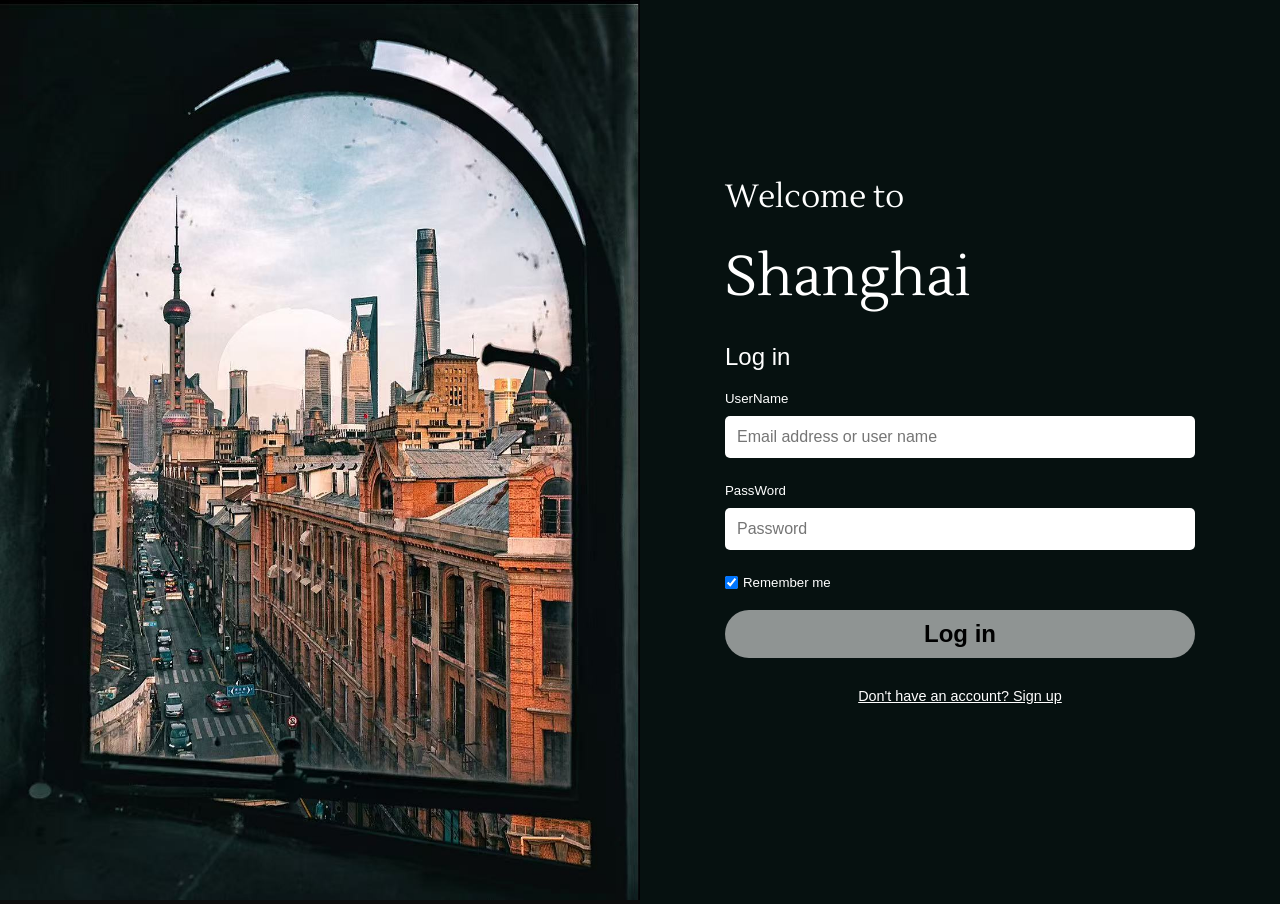
<file: frontend/index.html>
<!DOCTYPE html>
<html lang="en">
  <head>
    <meta charset="UTF-8" />
    <meta name="viewport" content="width=device-width, initial-scale=1.0" />
    <title>log in</title>
    <link rel="stylesheet" href="css/login.css" />
    <link
      href="https://fonts.googleapis.com/css2?family=Lustria&display=swap"
      rel="stylesheet"
    />
  </head>
  <body>
    <!-- picture -->
    <div class="bg">
      <img id="pic" src="images/login_pic.jpg" alt="login picture" />
    </div>

    <!-- main part -->
    <main class="main">
      <h1>Welcome to</h1>
      <h2>Shanghai</h2>
      <h3>Log in</h3>

      <!-- login form -->
      <form>
        <!-- name -->
        <div class="form">
          <label for="name"><h5>UserName</h5></label>
          <input
            type="text"
            id="name"
            placeholder="Email address or user name"
          />
        </div>
        <!-- password -->
        <div class="form">
          <label for="password"><h5>PassWord</h5></label>
          <input type="password" id="password" placeholder="Password" />
        </div>
        <!-- checkbox -->
        <div class="rememberme">
          <input type="checkbox" checked />
          <label for="remember"><h5>Remember me</h5></label>
	</div>
      </form>

      <!-- login button -->
      <button class="button" onclick="Login()">Log in</button>

      <!-- other links(remain to be accomplished in the further) -->
      <footer class="links">
        
        <a href="#" id="signup-link"><h4>Don't have an account? Sign up</h4></a>
      </footer>
    </main>

    <script src="js/api.js"></script>
    <script src="js/login.js"></script>
  </body>
</html>
</file>
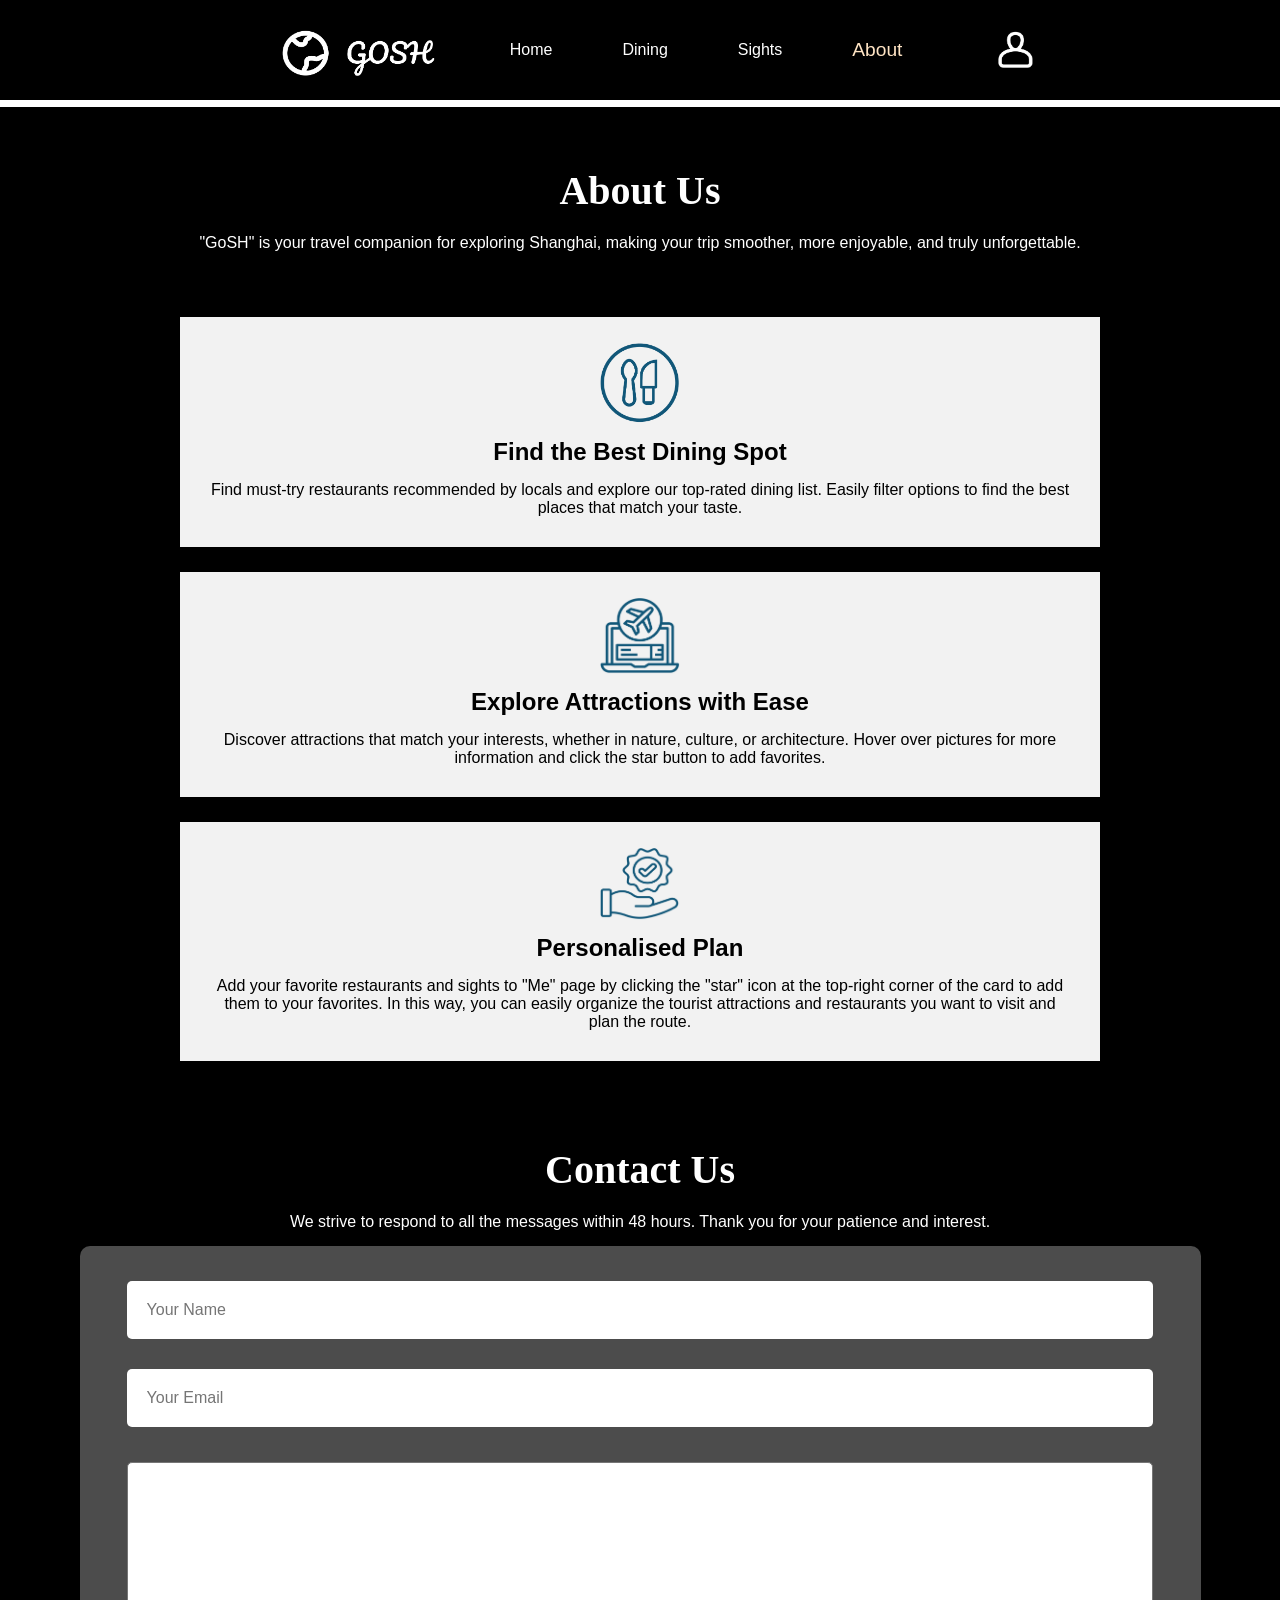
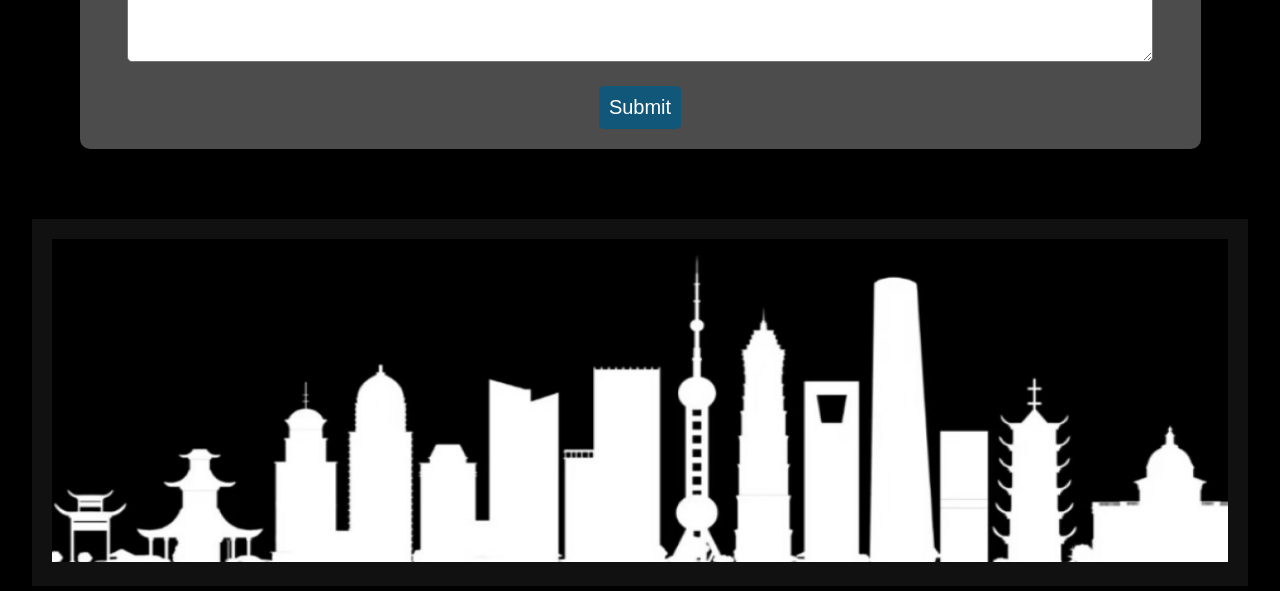
<file: frontend/About_us.html>
<!DOCTYPE html>
<html lang="en">
  <head>
    <meta charset="UTF-8" />
    <meta name="viewport" content="width=device-width, initial-scale=1.0" />
    <title>About us</title>
    <link rel="stylesheet" href="css/about_us.css" />
    <link
      href="https://fonts.googleapis.com/css2?family=Lustria&display=swap"
      rel="stylesheet"
    />
  </head>
  <body>
    <header class="header">
      <!-- logo -->
      <a href="homepage.html">
        <div class="logo">
          <img src="images/logo.png" alt="logo" />
        </div>
      </a>
      <!-- navigation -->
      <nav class="nav">
        <ul>
          <li>
            <a href="homepage.html"><h5>Home</h5></a>
          </li>
          <li>
            <a href="dining.html"><h5>Dining</h5></a>
          </li>
          <li>
            <a href="sights.html"><h5>Sights</h5></a>
          </li>
          <li>
            <a href="About_us.html"><h6>About</h6></a>
          </li>
        </ul>
      </nav>
      <!-- user -->
      <div class="user">
        <a href="Me.html">
          <img src="images/user_icon.png" alt="user_icon" />
        </a>
      </div>
    </header>

    <div class="rec"></div>

    <!-- mainsection -->
    <main class="mainsection">
      <!-- about us section -->
      <section class="about-us">
        <h1>About Us</h1>
        <p>
          "GoSH" is your travel companion for exploring Shanghai, making your
          trip smoother, more enjoyable, and truly unforgettable.
        </p>
        <section class="features">
          <!-- feature_1 -->
          <section class="feature">
            <img src="images/about/dining.png" alt="Dining Icon" />
            <h2>Find the Best Dining Spot</h2>
            <p>
              Find must-try restaurants recommended by locals and explore our
              top-rated dining list. Easily filter options to find the best
              places that match your taste.
            </p>
          </section>

          <!-- feature_2 -->
          <section class="feature">
            <img src="images/about/explore.png" alt="Explore Icon" />
            <h2>Explore Attractions with Ease</h2>
            <p>
              Discover attractions that match your interests, whether in nature,
              culture, or architecture. Hover over pictures for more information
              and click the star button to add favorites.
            </p>
          </section>

          <!-- feature_3 -->
          <section class="feature">
            <img src="images/about/Itinerary.png" alt="Itinerary Icon" />
            <h2>Personalised Plan</h2>
            <p>
              Add your favorite restaurants and sights to "Me" page by clicking
              the "star" icon at the top-right corner of the card to add them to
              your favorites. In this way, you can easily organize the tourist
              attractions and restaurants you want to visit and plan the route.
            </p>
          </section>
        </section>
      </section>

      <!-- contact us section -->
      <section class="contact">
        <h1>Contact Us</h1>
        <p>
          We strive to respond to all the messages within 48 hours. Thank you
          for your patience and interest.
        </p>
        <form id="con_form">
          <div class="text">
            <input type="text" placeholder="Your Name" required />
          </div>

          <div class="text">
            <input type="email" placeholder="Your Email" required />
          </div>
          <div class="text">
            <textarea placeholder="Your Message" required> </textarea>
          </div>
          <button type="submit">Submit</button>
        </form>
      </section>
    </main>

    <!-- skyline background -->
    <footer class="skyline">
      <img src="images/about/skyline.png" alt="Shanghai Skyline" />
    </footer>

    <script src="js/about_us.js"></script>
  </body>
</html>
</file>
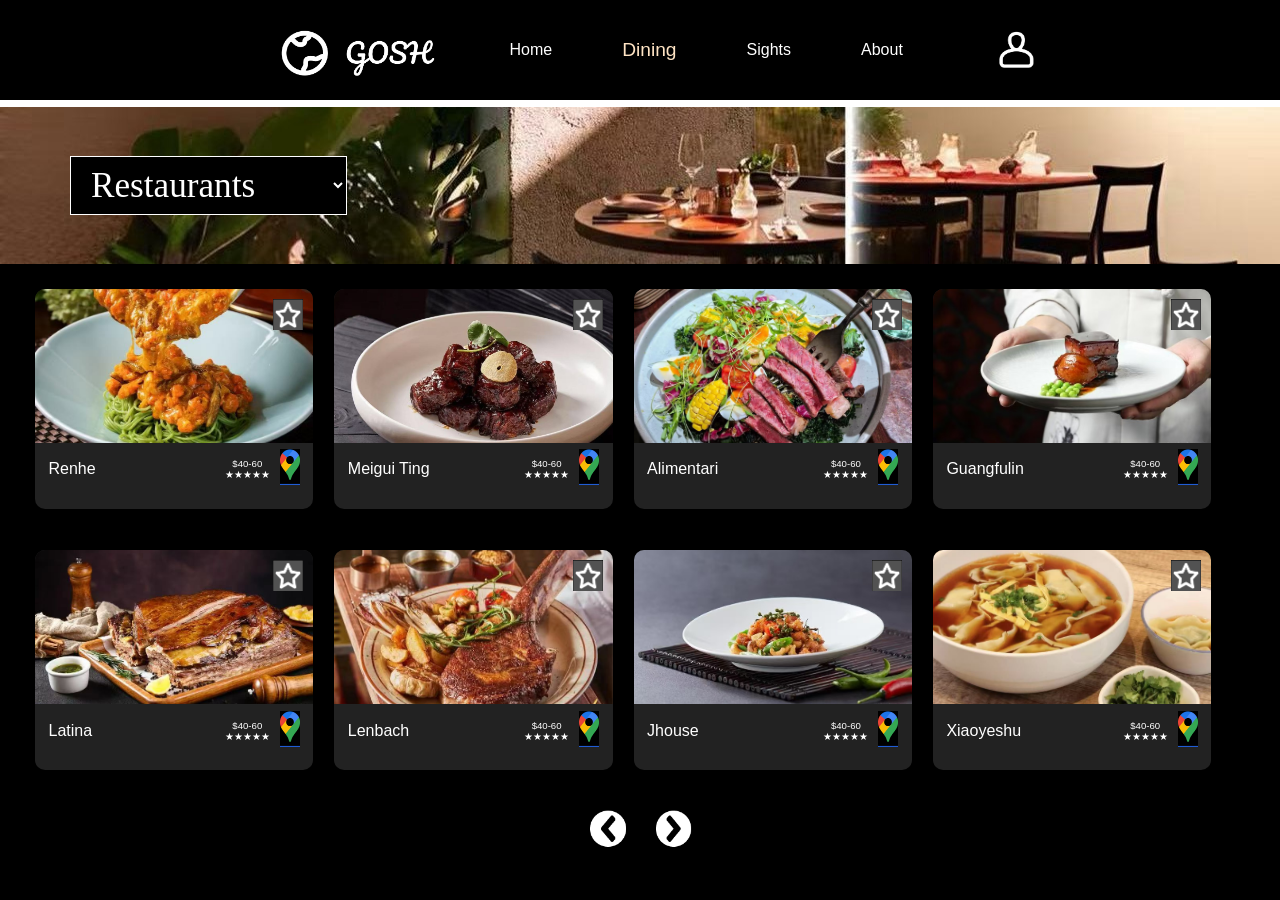
<file: frontend/dining.html>
<!DOCTYPE html>
<html lang="en">
  <head>
    <meta charset="UTF-8" />
    <meta name="viewport" content="width=device-width, initial-scale=1.0" />
    <title>dining</title>
    <link rel="stylesheet" href="css/dining.css" />
    <link
      href="https://fonts.googleapis.com/css2?family=Lustria&display=swap"
      rel="stylesheet"
    />
  </head>
  <body>
    <header class="header">
      <!-- logo -->
      <a href="homepage.html">
        <div class="logo">
          <img src="images/logo.png" alt="logo" />
        </div>
      </a>
      <!-- navigation -->
      <nav class="nav">
        <ul>
          <li>
            <a href="homepage.html"><h5>Home</h5></a>
          </li>
          <li>
            <a href="dining.html"><h6>Dining</h6></a>
          </li>
          <li>
            <a href="sights.html"><h5>Sights</h5></a>
          </li>
          <li>
            <a href="About_us.html"><h5>About</h5></a>
          </li>
        </ul>
      </nav>
      <!-- user -->
      <div class="user">
        <a href="Me.html">
          <img src="images/user_icon.png" alt="user_icon" />
        </a>
      </div>
    </header>

    <!-- line -->
    <div class="rec"></div>

    <!-- categories -->
    <main class="main_part">
      <section class="categories">
        <form class="dropdown">
          <select onchange="GetCategory(this)">
            <option value="1" selected>Restaurants</option>
            <option value="2">Local Must-try</option>
            <option value="3">Cafes & dessert</option>
          </select>
        </form>
      </section>

      <!-- restaurants -->
      <section class="restaurants">
        <!-- category_1 -->
        <section class="category" id="1" style="display: grid">
          <!-- card_1 -->
          <div class="card">
            <img
              src="images/dining/Renhe_Restaurant.jpg"
              alt="Renhe_Restaurant.jpg"
            />

            <div class="intro">
              <p>
                Elegant dining establishment, featuring dishes like crab roe
                noodles and tangerine peel chicken.
              </p>
            </div>

            <button class="star" onclick="toggleStar(this)">
              <img src="images/star.png" alt="star icon" />
            </button>

            <a
              href="https://www.google.com/maps/place/%E4%BA%BA%E5%92%8C%E9%A6%86/@31.1584971,121.2401553,12z/data=!4m15!1m8!3m7!1s0x35b27aba6c9eb79f:0x5c814213172a98c0!2z5Lq65ZKM6aaG!8m2!3d31.201739!4d121.458096!10e1!16s%2Fg%2F11b6vs9vv4!3m5!1s0x35b27aba6c9eb79f:0x5c814213172a98c0!8m2!3d31.201739!4d121.458096!16s%2Fg%2F11b6vs9vv4?hl=en&entry=ttu&g_ep=EgoyMDI1MDUxMy4xIKXMDSoASAFQAw%3D%3D"
              target="_blank"
            >
              <div class="info">
                <h3>Renhe</h3>
                <div class="detail">
                  <div class="price">
                    <span><h4>$40-60</h4></span>
                    <span><h4>★★★★★</h4></span>
                  </div>
                  <div class="google">
                    <img src="images/google.png" alt="google_icon" />
                  </div>
                </div>
              </div>
            </a>
          </div>

          <!-- card_2 -->
          <div class="card">
            <img
              src="images/dining/Meigui_Ting_Shanghai Cai.jpg"
              alt="Meigui Ting"
            />

            <div class="intro">
              <p>
                Stylish restaurant, focuses on exquisite Shanghai cuisine,
                featuring signature dishes like sweet and tender beef.
              </p>
            </div>

            <button class="star" onclick="toggleStar(this)">
              <img src="images/star.png" alt="star icon" />
            </button>

            <a
              href="https://www.google.com/maps/place/Meigui+Ting+Shanghai+Cai+(Xingguo+Rd+Branch)/@31.20509,121.4347597,17z/data=!4m15!1m8!3m7!1s0x35b2654926bddd2d:0xa6a55287147710ed!2sMeigui+Ting+Shanghai+Cai+(Xingguo+Rd+Branch)!8m2!3d31.20509!4d121.43734!10e1!16s%2Fg%2F11rv7tgnss!3m5!1s0x35b2654926bddd2d:0xa6a55287147710ed!8m2!3d31.20509!4d121.43734!16s%2Fg%2F11rv7tgnss?hl=en&entry=ttu&g_ep=EgoyMDI1MDUxMy4xIKXMDSoASAFQAw%3D%3D"
              target="_blank"
            >
              <div class="info">
                <h3>Meigui Ting</h3>
                <div class="detail">
                  <div class="price">
                    <span><h4>$40-60</h4></span>
                    <span><h4>★★★★★</h4></span>
                  </div>
                  <div class="google">
                    <img src="images/google.png" alt="google_icon" />
                  </div>
                </div>
              </div>
            </a>
          </div>

          <!-- card_3 -->
          <div class="card" id="Alimentari">
            <img
              src="images/dining/Alimentari_Grande.jpg"
              alt="Alimentari Grande"
            />

            <div class="intro">
              <p>
                Charming Italian restaurant, offers a menu of authentic dishes,
                featuring handmade pasta and fresh ingredients.
              </p>
            </div>

            <button class="star" onclick="toggleStar(this)">
              <img src="images/star.png" alt="star icon" />
            </button>

            <a
              href="https://www.bing.com/maps?cp=31.216105%7E121.45493&lvl=16.0&setlang=en"
              target="_blank"
            >
              <div class="info">
                <h3>Alimentari</h3>
                <div class="detail">
                  <div class="price">
                    <span><h4>$40-60</h4></span>
                    <span><h4>★★★★★</h4></span>
                  </div>
                  <div class="google">
                    <img src="images/google.png" alt="google_icon" />
                  </div>
                </div>
              </div>
            </a>
          </div>

          <!-- card_4 -->
          <div class="card">
            <img
              src="images/dining/Guangfulin_Prime_Hotel.jpg"
              alt="Guangfulin"
            />

            <div class="intro">
              <p>Upscale dining venue sets in a sophisticated atmosphere.</p>
            </div>

            <button class="star" onclick="toggleStar(this)">
              <img src="images/star.png" alt="star icon" />
            </button>

            <a
              href="https://www.bing.com/maps?cp=31.058338%7E121.196043&lvl=16.0&setlang=en"
              target="_blank"
            >
              <div class="info">
                <h3>Guangfulin</h3>
                <div class="detail">
                  <div class="price">
                    <span><h4>$40-60</h4></span>
                    <span><h4>★★★★★</h4></span>
                  </div>
                  <div class="google">
                    <img src="images/google.png" alt="google_icon" />
                  </div>
                </div>
              </div>
            </a>
          </div>

          <!-- 5 -->
          <div class="card">
            <img
              src="images/dining/Latina_Brazilian_Steakhouse.jpg"
              alt="Latina_Brazilian_Steakhouse"
            />

            <div class="intro">
              <p>
                Vibrant eatery, specializes in authentic Brazilian barbecue,
                offering a variety of grilled meats served in traditional style.
              </p>
            </div>

            <button class="star" onclick="toggleStar(this)">
              <img src="images/star.png" alt="star icon" />
            </button>

            <a
              href="https://www.bing.com/maps?cp=31.235408%7E121.500871&lvl=16.0&setlang=en"
              target="_blank"
            >
              <div class="info">
                <h3>Latina</h3>
                <div class="detail">
                  <div class="price">
                    <span><h4>$40-60</h4></span>
                    <span><h4>★★★★★</h4></span>
                  </div>
                  <div class="google">
                    <img src="images/google.png" alt="google_icon" />
                  </div>
                </div>
              </div>
            </a>
          </div>

          <!-- 6 -->
          <div class="card">
            <img src="images/dining/Bisro_Lenbach.jpg" alt="Bisro_Lenbach" />

            <div class="intro">
              <p>
                A cozy Western restaurant, offers a menu of classic European
                dishes, featuring fresh ingredients and a warm ambiance.
              </p>
            </div>

            <button class="star" onclick="toggleStar(this)">
              <img src="images/star.png" alt="star icon" />
            </button>

            <a
              href="https://www.bing.com/maps?cp=31.22049%7E121.450596&lvl=16.0&setlang=en"
              target="_blank"
            >
              <div class="info">
                <h3>Lenbach</h3>
                <div class="detail">
                  <div class="price">
                    <span><h4>$40-60</h4></span>
                    <span><h4>★★★★★</h4></span>
                  </div>
                  <div class="google">
                    <img src="images/google.png" alt="google_icon" />
                  </div>
                </div>
              </div>
            </a>
          </div>
          <!-- 7 -->
          <div class="card">
            <img
              src="images/dining/Ji_Pin_Xiao_Xian.jpg"
              alt="Ji_Pin_Xiao_Xian.jpg"
            />

            <div class="intro">
              <p>
                Refined Jiangsu-Zhejiang cuisine restaurant, features a
                selection of traditional dishes.
              </p>
            </div>

            <button class="star" onclick="toggleStar(this)">
              <img src="images/star.png" alt="star icon" />
            </button>

            <a
              href="https://www.google.com/maps/place/Ji+Pin+Xiao+Xian/@31.22211,121.4410597,17z/data=!4m15!1m8!3m7!1s0x35b26fffb253857b:0x1b27f869f9fb40e2!2sJi+Pin+Xiao+Xian!8m2!3d31.22211!4d121.44364!10e1!16s%2Fg%2F11rv3lhwks!3m5!1s0x35b26fffb253857b:0x1b27f869f9fb40e2!8m2!3d31.22211!4d121.44364!16s%2Fg%2F11rv3lhwks?hl=en&entry=ttu&g_ep=EgoyMDI1MDUxMy4xIKXMDSoASAFQAw%3D%3D"
              target="_blank"
            >
              <div class="info">
                <h3>Jhouse</h3>
                <div class="detail">
                  <div class="price">
                    <span><h4>$40-60</h4></span>
                    <span><h4>★★★★★</h4></span>
                  </div>
                  <div class="google">
                    <img src="images/google.png" alt="google_icon" />
                  </div>
                </div>
              </div>
            </a>
          </div>
          <!-- 8 -->
          <div class="card">
            <img src="images/dining/Xiaoyeshu.jpg" alt="Xiaoyeshu" />

            <div class="intro">
              <p>
                Shanghai cuisine restaurant, specializes in traditional dishes,
                featuring items like three-yellow chicken.
              </p>
            </div>

            <button class="star" onclick="toggleStar(this)">
              <img src="images/star.png" alt="star icon" />
            </button>

            <a
              href="https://www.google.com/maps/place/Xiaoyeshu/@31.02091,121.2585097,17z/data=!3m1!4b1!4m6!3m5!1s0x35b2f35567b8a475:0x98a47da5f2c72e98!8m2!3d31.02091!4d121.26109!16s%2Fg%2F11q430hd35?hl=en&entry=ttu&g_ep=EgoyMDI1MDUxMy4xIKXMDSoASAFQAw%3D%3D"
              target="_blank"
            >
              <div class="info">
                <h3>Xiaoyeshu</h3>
                <div class="detail">
                  <div class="price">
                    <span><h4>$40-60</h4></span>
                    <span><h4>★★★★★</h4></span>
                  </div>
                  <div class="google">
                    <img src="images/google.png" alt="google_icon" />
                  </div>
                </div>
              </div>
            </a>
          </div>
          <!-- 9 -->
          <div class="card" style="display: none">
            <img
              src="images/dining/Texas_Roadhouse.jpg"
              alt="Texas_Roadhouse.jpg"
            />

            <div class="intro">
              <p>
                Lively Western steakhouse, offers a menu filled with hearty
                dishes, including hand-cut steaks and freshly baked bread.
              </p>
            </div>

            <button class="star" onclick="toggleStar(this)">
              <img src="images/star.png" alt="star icon" />
            </button>

            <a
              href="https://www.google.com/maps/place/Texas+Roadhouse/@31.22864,121.5236297,17z/data=!3m1!4b1!4m6!3m5!1s0x35b270d004ddef49:0x88d18af9c8f613c2!8m2!3d31.22864!4d121.52621!16s%2Fg%2F11swvqb239?hl=en&entry=ttu&g_ep=EgoyMDI1MDUxNS4wIKXMDSoASAFQAw%3D%3D"
              target="_blank"
            >
              <div class="info">
                <h3>Texas</h3>
                <div class="detail">
                  <div class="price">
                    <span><h4>$40-60</h4></span>
                    <span><h4>★★★★★</h4></span>
                  </div>
                  <div class="google">
                    <img src="images/google.png" alt="google_icon" />
                  </div>
                </div>
              </div>
            </a>
          </div>
          <!-- 10 -->
          <div class="card" style="display: none">
            <img src="images/dining/Zhoushe.jpg" alt="Zhoushe" />

            <div class="intro">
              <p>
                Distinguished restaurant specializing in local Benbang cuisine,
                features signature dishes like smoked fish.
              </p>
            </div>

            <button class="star" onclick="toggleStar(this)">
              <img src="images/star.png" alt="star icon" />
            </button>

            <a
              href="https://www.google.com/maps/place/Zhoushe/@31.1951134,121.3082592,17z/data=!3m1!4b1!4m6!3m5!1s0x35b266e05df3c7b5:0x215ae440f45c845d!8m2!3d31.1951134!4d121.3108395!16s%2Fg%2F11q48n2xdl?hl=en&entry=ttu&g_ep=EgoyMDI1MDUxNS4wIKXMDSoASAFQAw%3D%3D"
              target="_blank"
            >
              <div class="info">
                <h3>Zhoushe</h3>
                <div class="detail">
                  <div class="price">
                    <span><h4>$40-60</h4></span>
                    <span><h4>★★★★★</h4></span>
                  </div>
                  <div class="google">
                    <img src="images/google.png" alt="google_icon" />
                  </div>
                </div>
              </div>
            </a>
          </div>
        </section>

        <!-- category_2 -->
        <section class="category" id="2" style="display: none">
          <!-- card_1 -->
          <div class="card">
            <img
              src="images/dining/Lao_Long_Tang.jpg"
              alt="Lao_Long_Tang.jpg"
            />

            <div class="intro">
              <p>
                Lao Long Tang offers authentic Shanghai-style soup and noodles,
                known for its rich flavors and comforting atmosphere.
              </p>
            </div>

            <button class="star" onclick="toggleStar(this)">
              <img src="images/star.png" alt="star icon" />
            </button>

            <a
              href="https://www.google.com/maps/place/Lao+Long+Tang/@31.20692,121.4210697,17z/data=!4m15!1m8!3m7!1s0x35b265403252db4b:0x1e58cc7ea27a9c04!2sLao+Long+Tang!8m2!3d31.20692!4d121.42365!10e1!16s%2Fg%2F11rv37l11b!3m5!1s0x35b265403252db4b:0x1e58cc7ea27a9c04!8m2!3d31.20692!4d121.42365!16s%2Fg%2F11rv37l11b?hl=en&entry=ttu&g_ep=EgoyMDI1MDUxMy4xIKXMDSoASAFQAw%3D%3D"
              target="_blank"
            >
              <div class="info">
                <h3>Lao Long Tan</h3>
                <div class="detail">
                  <div class="price">
                    <span><h4>$40-60</h4></span>
                    <span><h4>★★★★★</h4></span>
                  </div>
                  <div class="google">
                    <img src="images/google.png" alt="google_icon" />
                  </div>
                </div>
              </div>
            </a>
          </div>

          <!-- card_2 -->
          <div class="card">
            <img
              src="images/dining/Fuhe_Noodle_Restaurant.jpg"
              alt="Fuhe_Noodle_Restaurant.jpg"
            />

            <div class="intro">
              <p>
                Fuhe Noodle Restaurant specializes in handmade noodles, serving
                delicious broths and unique toppings in a cozy setting.
              </p>
            </div>

            <button class="star" onclick="toggleStar(this)">
              <img src="images/star.png" alt="star icon" />
            </button>

            <a
              href="https://www.google.com/maps/place/Fuhe+Noodle+Restaurant/@31.2475699,121.4864744,17z/data=!3m1!4b1!4m6!3m5!1s0x35b270fff8a6a7a7:0xab3a59577449bd57!8m2!3d31.24757!4d121.49134!16s%2Fg%2F11swxtk5vc?hl=en&entry=ttu&g_ep=EgoyMDI1MDUxMy4xIKXMDSoASAFQAw%3D%3D"
              target="_blank"
            >
              <div class="info">
                <h3>Fuhe Noodle</h3>
                <div class="detail">
                  <div class="price">
                    <span><h4>$40-60</h4></span>
                    <span><h4>★★★★★</h4></span>
                  </div>
                  <div class="google">
                    <img src="images/google.png" alt="google_icon" />
                  </div>
                </div>
              </div>
            </a>
          </div>

          <!-- card_3 -->
          <div class="card">
            <img src="images/dining/Wanshouzhai.jpg" alt="Wanshouzhai" />

            <div class="intro">
              <p>
                Wanshouzhai features traditional Shanghai cuisine, highlighting
                seasonal ingredients and classic dishes.
              </p>
            </div>

            <button class="star" onclick="toggleStar(this)">
              <img src="images/star.png" alt="star icon" />
            </button>

            <a
              href="https://www.google.com/maps/place/Wanshouzhai/@31.2658425,121.4822545,17z/data=!3m1!4b1!4m6!3m5!1s0x35b271a3efee7857:0x2545ab7e058edbbf!8m2!3d31.2658425!4d121.4848348!16s%2Fg%2F1tlzy58q?hl=en&entry=ttu&g_ep=EgoyMDI1MDUxNS4wIKXMDSoASAFQAw%3D%3D"
              target="_blank"
            >
              <div class="info">
                <h3>Wanshouzhai</h3>
                <div class="detail">
                  <div class="price">
                    <span><h4>$40-60</h4></span>
                    <span><h4>★★★★★</h4></span>
                  </div>
                  <div class="google">
                    <img src="images/google.png" alt="google_icon" />
                  </div>
                </div>
              </div>
            </a>
          </div>

          <!-- card_4 -->
          <div class="card">
            <img src="images/dining/Dalong_Baozi.jpg" alt="Dalong Baozi" />

            <div class="intro">
              <p>
                Dalong Baozi is famous for its steamed buns, offering a variety
                of fillings that capture authentic Shanghai flavors.
              </p>
            </div>

            <button class="star" onclick="toggleStar(this)">
              <img src="images/star.png" alt="star icon" />
            </button>

            <a
              href="https://www.google.com/maps/place/Dalong+Baozi+Stuffed+With+Juicy+Pork/@31.24864,121.4817297,17z/data=!3m1!4b1!4m6!3m5!1s0x35b270534039d009:0x87aba70ab5f410b0!8m2!3d31.24864!4d121.48431!16s%2Fg%2F11q49k7bsp?hl=en&entry=ttu&g_ep=EgoyMDI1MDUxNS4wIKXMDSoASAFQAw%3D%3D"
              target="_blank"
            >
              <div class="info">
                <h3>Dalong Baozi</h3>
                <div class="detail">
                  <div class="price">
                    <span><h4>$40-60</h4></span>
                    <span><h4>★★★★★</h4></span>
                  </div>
                  <div class="google">
                    <img src="images/google.png" alt="google_icon" />
                  </div>
                </div>
              </div>
            </a>
          </div>

          <!-- 5 -->
          <div class="card">
            <img src="images/dining/Chizaiji.png" alt="Chizaiji" />

            <div class="intro">
              <p>
                Hong Kong Chizaiji specializes in steamed vermicelli rolls,
                presenting fresh ingredients and rich sauces.
              </p>
            </div>

            <button class="star" onclick="toggleStar(this)">
              <img src="images/star.png" alt="star icon" />
            </button>

            <a
              href="https://www.google.com/maps/place/Hong+Kong+Chizaiji+Steamed+Vermicelli+Roll+Wang/@31.2137612,121.4543442,17z/data=!3m1!4b1!4m6!3m5!1s0x35b27aa87f6c048b:0x5397f88f36f0e85f!8m2!3d31.2137612!4d121.4569245!16s%2Fg%2F11cm1lqsb2?hl=en&entry=ttu&g_ep=EgoyMDI1MDUxNS4wIKXMDSoASAFQAw%3D%3D"
              target="_blank"
            >
              <div class="info">
                <h3>Chizaiji</h3>
                <div class="detail">
                  <div class="price">
                    <span><h4>$40-60</h4></span>
                    <span><h4>★★★★★</h4></span>
                  </div>
                  <div class="google">
                    <img src="images/google.png" alt="google_icon" />
                  </div>
                </div>
              </div>
            </a>
          </div>

          <!-- 6 -->
          <div class="card">
            <img src="images/dining/Longhua _Suzhai.jpg" alt="Longhua Suzhai" />

            <div class="intro">
              <p>
                Longhua Suzhai offers a variety of vegetarian dishes, focusing
                on fresh produce and creative flavors.
              </p>
            </div>

            <button class="star" onclick="toggleStar(this)">
              <img src="images/star.png" alt="star icon" />
            </button>

            <a
              href="https://www.google.com/maps/place/Longhua+Suzhai+Longhua+Road+Shop/@31.1745273,121.4498159,17z/data=!3m1!4b1!4m6!3m5!1s0x35b27b2993e72ec9:0xa495677dde0dee56!8m2!3d31.1745273!4d121.4523962!16s%2Fg%2F1td45zzd?hl=en&entry=ttu&g_ep=EgoyMDI1MDUxNS4wIKXMDSoASAFQAw%3D%3D"
              target="_blank"
            >
              <div class="info">
                <h3>Longhua Suzhai</h3>
                <div class="detail">
                  <div class="price">
                    <span><h4>$40-60</h4></span>
                    <span><h4>★★★★★</h4></span>
                  </div>
                  <div class="google">
                    <img src="images/google.png" alt="google_icon" />
                  </div>
                </div>
              </div>
            </a>
          </div>
        </section>

        <!-- Cafe&dessert -->
        <section class="category" id="3" style="display: none">
          <!-- card_1 -->
          <div class="card">
            <img src="images/dining/BAsdBAN.jpg" alt="BAsdBAN" />

            <div class="intro">
              <p>
                BAsdBAN offers delectable desserts and artisanal pastries,
                creating a delightful experience in a cozy, inviting atmosphere.
              </p>
            </div>

            <button class="star" onclick="toggleStar(this)">
              <img src="images/star.png" alt="star icon" />
            </button>

            <a
              href="https://www.google.com/maps/place/BAs+d+BAN/@31.2215469,121.4359496,17z/data=!3m1!4b1!4m6!3m5!1s0x35b26f44e7705b19:0x4b6f696bbd2ab0f6!8m2!3d31.2215469!4d121.4385299!16s%2Fg%2F11k5gbn43j?hl=en&entry=ttu&g_ep=EgoyMDI1MDUxMy4xIKXMDSoASAFQAw%3D%3D"
              target="_blank"
            >
              <div class="info">
                <h3>BAsdBAN</h3>
                <div class="detail">
                  <div class="price">
                    <span><h4>$40-60</h4></span>
                    <span><h4>★★★★★</h4></span>
                  </div>
                  <div class="google">
                    <img src="images/google.png" alt="google_icon" />
                  </div>
                </div>
              </div>
            </a>
          </div>

          <!-- card_2 -->
          <div class="card">
            <img src="images/dining/O.P.S_CAFE.jpg" alt="O.P.S" />

            <div class="intro">
              <p>
                O.P.S CAFE serves specialty coffee and unique desserts, perfect
                for relaxed gatherings in a stylish and contemporary setting.
              </p>
            </div>

            <button class="star" onclick="toggleStar(this)">
              <img src="images/star.png" alt="star icon" />
            </button>

            <a
              href="https://www.google.com/maps/place/Ops+Cafe/@31.205765,121.4526315,16.77z/data=!4m6!3m5!1s0x35b27ab023356755:0xfae85df354758ba3!8m2!3d31.20561!4d121.45535!16s%2Fg%2F11q47w63v2?hl=en&entry=ttu&g_ep=EgoyMDI1MDUxMy4xIKXMDSoASAFQAw%3D%3D"
              target="_blank"
            >
              <div class="info">
                <h3>O.P.S</h3>
                <div class="detail">
                  <div class="price">
                    <span><h4>$40-60</h4></span>
                    <span><h4>★★★★★</h4></span>
                  </div>
                  <div class="google">
                    <img src="images/google.png" alt="google_icon" />
                  </div>
                </div>
              </div>
            </a>
          </div>

          <!-- card_3 -->
          <div class="card">
            <img
              src="images/dining/O'Mills_Sourdough_Bakery&Bistro.jpg"
              alt="O'Mills"
            />

            <div class="intro">
              <p>
                O'Mills combines freshly baked sourdough with delightful
                pastries and quality coffee, providing a warm.
              </p>
            </div>

            <button class="star" onclick="toggleStar(this)">
              <img src="images/star.png" alt="star icon" />
            </button>

            <a
              href="https://www.google.com/maps/place/O'Mills+Bakery+%26+Bistro/@31.2473352,121.2623183,11z/data=!4m10!1m2!2m1!1sbakery!3m6!1s0x35b27b848f9ce6a9:0x5acf31d93d145c48!8m2!3d31.208732!4d121.4572962!15sCgZiYWtlcnlaCCIGYmFrZXJ5kgEGYmFrZXJ5qgFGCgovbS8wMnd2NnRoEAEqCiIGYmFrZXJ5KAAyHhABIhqaBmm5R8GpFEMt3lXhWOJN7OTI5uplKV3YQDIKEAIiBmJha2VyeeABAA!16s%2Fg%2F11h_vmg11_?hl=en&entry=ttu&g_ep=EgoyMDI1MDUxMy4xIKXMDSoASAFQAw%3D%3D"
              target="_blank"
            >
              <div class="info">
                <h3>O'Mills</h3>
                <div class="detail">
                  <div class="price">
                    <span><h4>$40-60</h4></span>
                    <span><h4>★★★★★</h4></span>
                  </div>
                  <div class="google">
                    <img src="images/google.png" alt="google_icon" />
                  </div>
                </div>
              </div>
            </a>
          </div>

          <!-- card_4 -->
          <div class="card">
            <img
              src="images/dining/Starbucks_Reserve_Roastery.jpg"
              alt="Starbucks"
            />

            <div class="intro">
              <p>
                Starbucks Reserve Roastery features premium coffee selections
                and exclusive pastries.
              </p>
            </div>

            <button class="star" onclick="toggleStar(this)">
              <img src="images/star.png" alt="star icon" />
            </button>

            <a
              href="https://www.google.com/maps/place/Starbucks+Reserve+Roastery+%E6%98%9F%E5%B7%B4%E5%85%8B%E8%87%BB%E9%80%89%E4%B8%8A%E6%B5%B7%E7%83%98%E7%84%99%E5%B7%A5%E5%9D%8A/@31.2305679,121.4588231,17z/data=!4m7!3m6!1s0x35b27174e1030f39:0x1c18c669c783e5d8!8m2!3d31.2305679!4d121.4614034!10e1!16s%2Fg%2F11gxx687ry?hl=en&entry=ttu&g_ep=EgoyMDI1MDUxMy4xIKXMDSoASAFQAw%3D%3D"
              target="_blank"
            >
              <div class="info">
                <h3>Starbucks</h3>
                <div class="detail">
                  <div class="price">
                    <span><h4>$40-60</h4></span>
                    <span><h4>★★★★★</h4></span>
                  </div>
                  <div class="google">
                    <img src="images/google.png" alt="google_icon" />
                  </div>
                </div>
              </div>
            </a>
          </div>

          <!-- 5 -->
          <div class="card">
            <img src="images/dining/WMIX_BAKERY.jpg" alt="WMIX" />

            <div class="intro">
              <p>
                WMIX BAKERY is renowned for its artisanal breads and exquisite
                desserts, perfect for satisfying sweet cravings.
              </p>
            </div>

            <button class="star" onclick="toggleStar(this)">
              <img src="images/star.png" alt="star icon" />
            </button>

            <a
              href="https://www.bing.com/maps?cp=31.237738%7E121.447849&lvl=16.0&setlang=en"
              target="_blank"
            >
              <div class="info">
                <h3>WMIX</h3>
                <div class="detail">
                  <div class="price">
                    <span><h4>$40-60</h4></span>
                    <span><h4>★★★★★</h4></span>
                  </div>
                  <div class="google">
                    <img src="images/google.png" alt="google_icon" />
                  </div>
                </div>
              </div>
            </a>
          </div>

          <!-- 6 -->
          <div class="card">
            <img src="images/dining/Shanghailander.jpg" alt="lander" />

            <div class="intro">
              <p>
                Shanghailander specializes in creative desserts and specialty
                coffees, providing a cozy atmosphere.
              </p>
            </div>

            <button class="star" onclick="toggleStar(this)">
              <img src="images/star.png" alt="star icon" />
            </button>

            <a
              href="https://www.bing.com/maps?cp=31.206762%7E121.441501&lvl=15.3"
              target="_blank"
            >
              <div class="info">
                <h3>lander</h3>
                <div class="detail">
                  <div class="price">
                    <span><h4>$40-60</h4></span>
                    <span><h4>★★★★★</h4></span>
                  </div>
                  <div class="google">
                    <img src="images/google.png" alt="google_icon" />
                  </div>
                </div>
              </div>
            </a>
          </div>
          <!-- 7 -->
          <div class="card">
            <img src="images/dining/Luneurs.jpg" alt="Luneurs" />

            <div class="intro">
              <p>
                Luneurs offers elegant pastries and desserts, focusing on
                seasonal flavors in a chic, modern café setting.
              </p>
            </div>

            <button class="star" onclick="toggleStar(this)">
              <img src="images/star.png" alt="star icon" />
            </button>

            <a
              href="https://www.google.com/maps/place/Luneurs/@31.2129382,121.4361463,17z/data=!3m1!4b1!4m6!3m5!1s0x35b265a714527927:0xe6aa2c2942310a29!8m2!3d31.2129382!4d121.4387266!16s%2Fg%2F11h4ppxygl?hl=en&entry=ttu&g_ep=EgoyMDI1MDUxMy4xIKXMDSoASAFQAw%3D%3D"
              target="_blank"
            >
              <div class="info">
                <h3>Luneurs</h3>
                <div class="detail">
                  <div class="price">
                    <span><h4>$40-60</h4></span>
                    <span><h4>★★★★★</h4></span>
                  </div>
                  <div class="google">
                    <img src="images/google.png" alt="google_icon" />
                  </div>
                </div>
              </div>
            </a>
          </div>
          <!-- 8 -->
          <div class="card">
            <img src="images/dining/Sweetbox_Dessert.jpg" alt="Sweetbox" />

            <div class="intro">
              <p>
                Sweetbox Dessert features a variety of innovative sweets and
                desserts, creating a vibrant atmosphere for dessert lovers.
              </p>
            </div>

            <button class="star" onclick="toggleStar(this)">
              <img src="images/star.png" alt="star icon" />
            </button>

            <a
              href="https://www.google.com/maps/place/Xiaofangkuai+Dessert/@31.22623,121.4388797,17z/data=!3m1!4b1!4m6!3m5!1s0x35b26ffc3d0fa30f:0x48c587a09e3611d0!8m2!3d31.22623!4d121.44146!16s%2Fg%2F11q491yvr7?hl=en&entry=ttu&g_ep=EgoyMDI1MDUxMy4xIKXMDSoASAFQAw%3D%3D"
              target="_blank"
            >
              <div class="info">
                <h3>Sweetbox</h3>
                <div class="detail">
                  <div class="price">
                    <span><h4>$40-60</h4></span>
                    <span><h4>★★★★★</h4></span>
                  </div>
                  <div class="google">
                    <img src="images/google.png" alt="google_icon" />
                  </div>
                </div>
              </div>
            </a>
          </div>
          <!-- 9 -->
          <div class="card" style="display: none">
            <img src="images/dining/Lillian_Cake_Shop.jpg" alt="Lillian" />

            <div class="intro">
              <p>
                Lillian Cake Shop is known for its beautifully crafted cakes and
                pastries, perfect for celebrations or a sweet treat any day.
              </p>
            </div>

            <button class="star" onclick="toggleStar(this)">
              <img src="images/star.png" alt="star icon" />
            </button>

            <a
              href="https://www.google.com/maps/place/Lillian+Cake+Shop/@31.2349037,121.4710669,17z/data=!4m15!1m8!3m7!1s0x35b270417ec0dad3:0x70e9143427d699c6!2sLillian+Cake+Shop!8m2!3d31.2349037!4d121.4736472!10e1!16s%2Fg%2F1tj71lkz!3m5!1s0x35b270417ec0dad3:0x70e9143427d699c6!8m2!3d31.2349037!4d121.4736472!16s%2Fg%2F1tj71lkz?hl=en&entry=ttu&g_ep=EgoyMDI1MDUxMy4xIKXMDSoASAFQAw%3D%3D"
              target="_blank"
            >
              <div class="info">
                <h3>Lillian</h3>
                <div class="detail">
                  <div class="price">
                    <span><h4>$40-60</h4></span>
                    <span><h4>★★★★★</h4></span>
                  </div>
                  <div class="google">
                    <img src="images/google.png" alt="google_icon" />
                  </div>
                </div>
              </div>
            </a>
          </div>
          <!-- 10 -->
          <div class="card" style="display: none">
            <img src="images/dining/T12_Lab.jpg" alt="T12" />

            <div class="intro">
              <p>
                T12 Lab combines unique dessert creations with specialty coffee,
                offering a trendy space for dessert enthusiasts to explore new
                flavors.
              </p>
            </div>

            <button class="star" onclick="toggleStar(this)">
              <img src="images/star.png" alt="star icon" />
            </button>

            <a
              href="https://www.google.com/maps/place/T12+:+Lab/@31.20622,121.4393697,17z/data=!3m1!4b1!4m6!3m5!1s0x35b2654c431789d1:0x589b02bd7b480c55!8m2!3d31.20622!4d121.44195!16s%2Fg%2F11q47lc4ws?hl=en&entry=ttu&g_ep=EgoyMDI1MDUxMy4xIKXMDSoASAFQAw%3D%3D"
              target="_blank"
            >
              <div class="info">
                <h3>T12</h3>
                <div class="detail">
                  <div class="price">
                    <span><h4>$40-60</h4></span>
                    <span><h4>★★★★★</h4></span>
                  </div>
                  <div class="google">
                    <img src="images/google.png" alt="google_icon" />
                  </div>
                </div>
              </div>
            </a>
          </div>
        </section>
      </section>

      <div class="NextPage">
        <button class="arrow" id="prev" onclick="LastPage()">
          <img src="images/dining/left_page.png" alt="left arrow" />
        </button>

        <button class="arrow" id="next" onclick="NextPage()">
          <img src="images/dining/right_page.png" alt="right arrow" />
        </button>
      </div>
    </main>

    
    <script src="js/api.js"></script>
    <script src="js/dining.js?v=20251012"></script>

  </body>
</html>
</file>
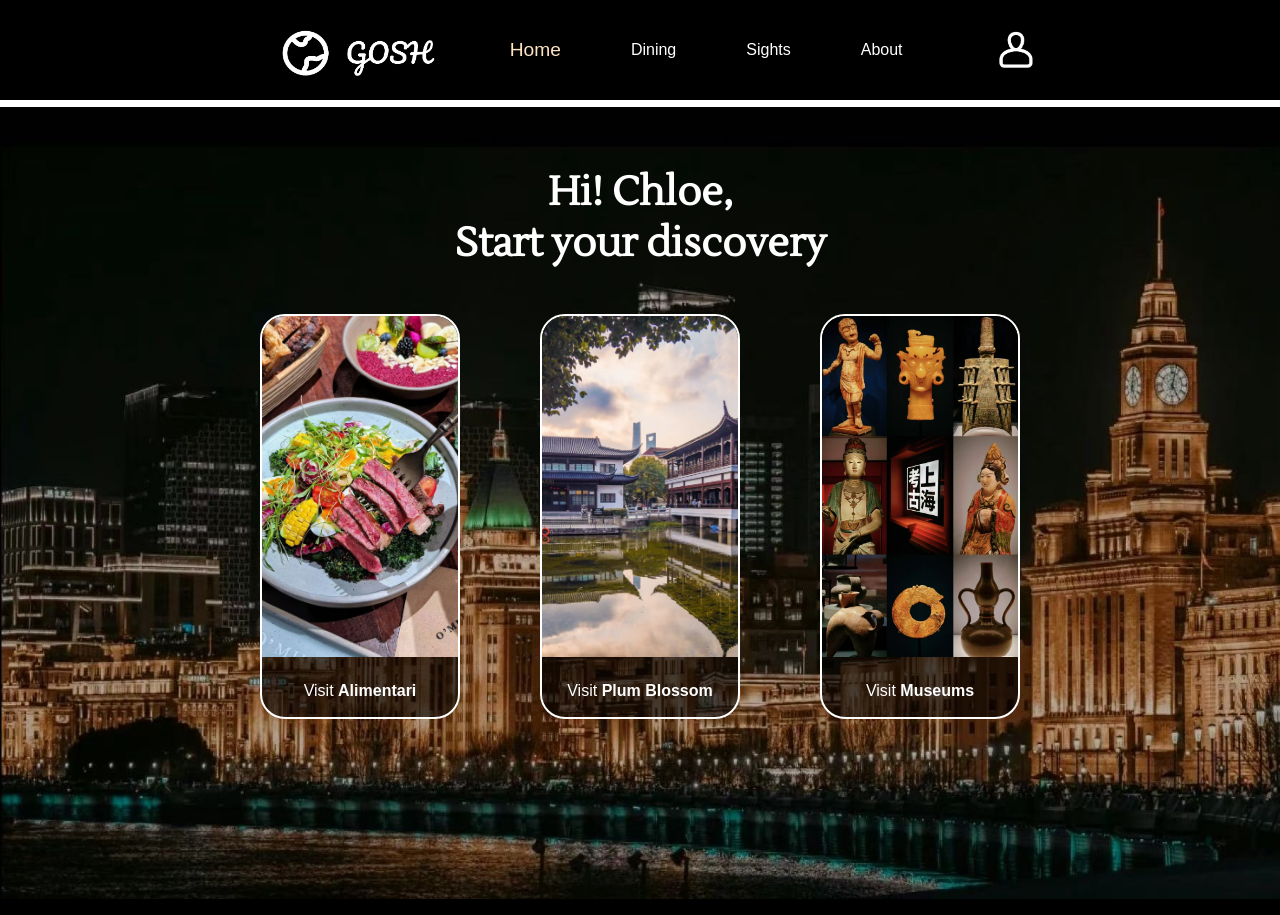
<file: frontend/homepage.html>
<!DOCTYPE html>
<html lang="en">
  <head>
    <meta charset="UTF-8" />
    <meta name="viewport" content="width=device-width, initial-scale=1.0" />
    <title>homepage</title>
    <link rel="stylesheet" href="css/homepage.css" />
    <link
      href="https://fonts.googleapis.com/css2?family=Lustria&display=swap"
      rel="stylesheet"
    />
  </head>
  <body>
    <header class="header">
      <!-- logo -->
      <a href="homepage.html">
        <div class="logo">
          <img src="images/logo.png" alt="logo" />
        </div>
      </a>
      <!-- navigation -->
      <nav class="nav">
        <ul>
          <li>
            <a href="homepage.html"><h6>Home</h6></a>
          </li>
          <li>
            <a href="dining.html"><h5>Dining</h5></a>
          </li>
          <li>
            <a href="sights.html"><h5>Sights</h5></a>
          </li>
          <li>
            <a href="About_us.html"><h5>About</h5></a>
          </li>
        </ul>
      </nav>
      <!-- user -->
      <div class="user">
        <a href="Me.html">
          <img src="images/user_icon.png" alt="user_icon" />
        </a>
      </div>
    </header>

    <div class="rec"></div>

    <!-- mainsection -->
    <main class="mainsection">
      <h1>Hi! Chloe,<br />Start your discovery</h1>
      <!-- cards -->
      <section class="cards">
        <!-- Alimentari_Grande-->
        <div class="card">
          <a href="dining.html#Alimentari">
            <img
              src="images/dining/Alimentari_Grande.jpg"
              alt="Alimentari_Grande"
            />
            <div class="text">
              <p>Visit <strong>Alimentari</strong></p>
            </div>
          </a>
        </div>
        <!-- Plum_Blossom -->
        <div class="card">
          <a href="sights.html#Plum_Blossom">
            <img src="images/Plum_Blossom_Garden.jpg" alt="Plum_Blossom" />
            <div class="text">
              <p>Visit <strong>Plum Blossom</strong></p>
            </div>
          </a>
        </div>
        <!-- Famous Museum -->
        <div class="card">
          <a href="sights.html#museum_section">
            <img src="images/museum.jpg" alt="Shanghai Museum" />
            <div class="text">
              <p>Visit <strong>Museums</strong></p>
            </div>
          </a>
        </div>
      </section>
    </main>

    <script src="js/homepage.js"></script>
  </body>
</html>
</file>
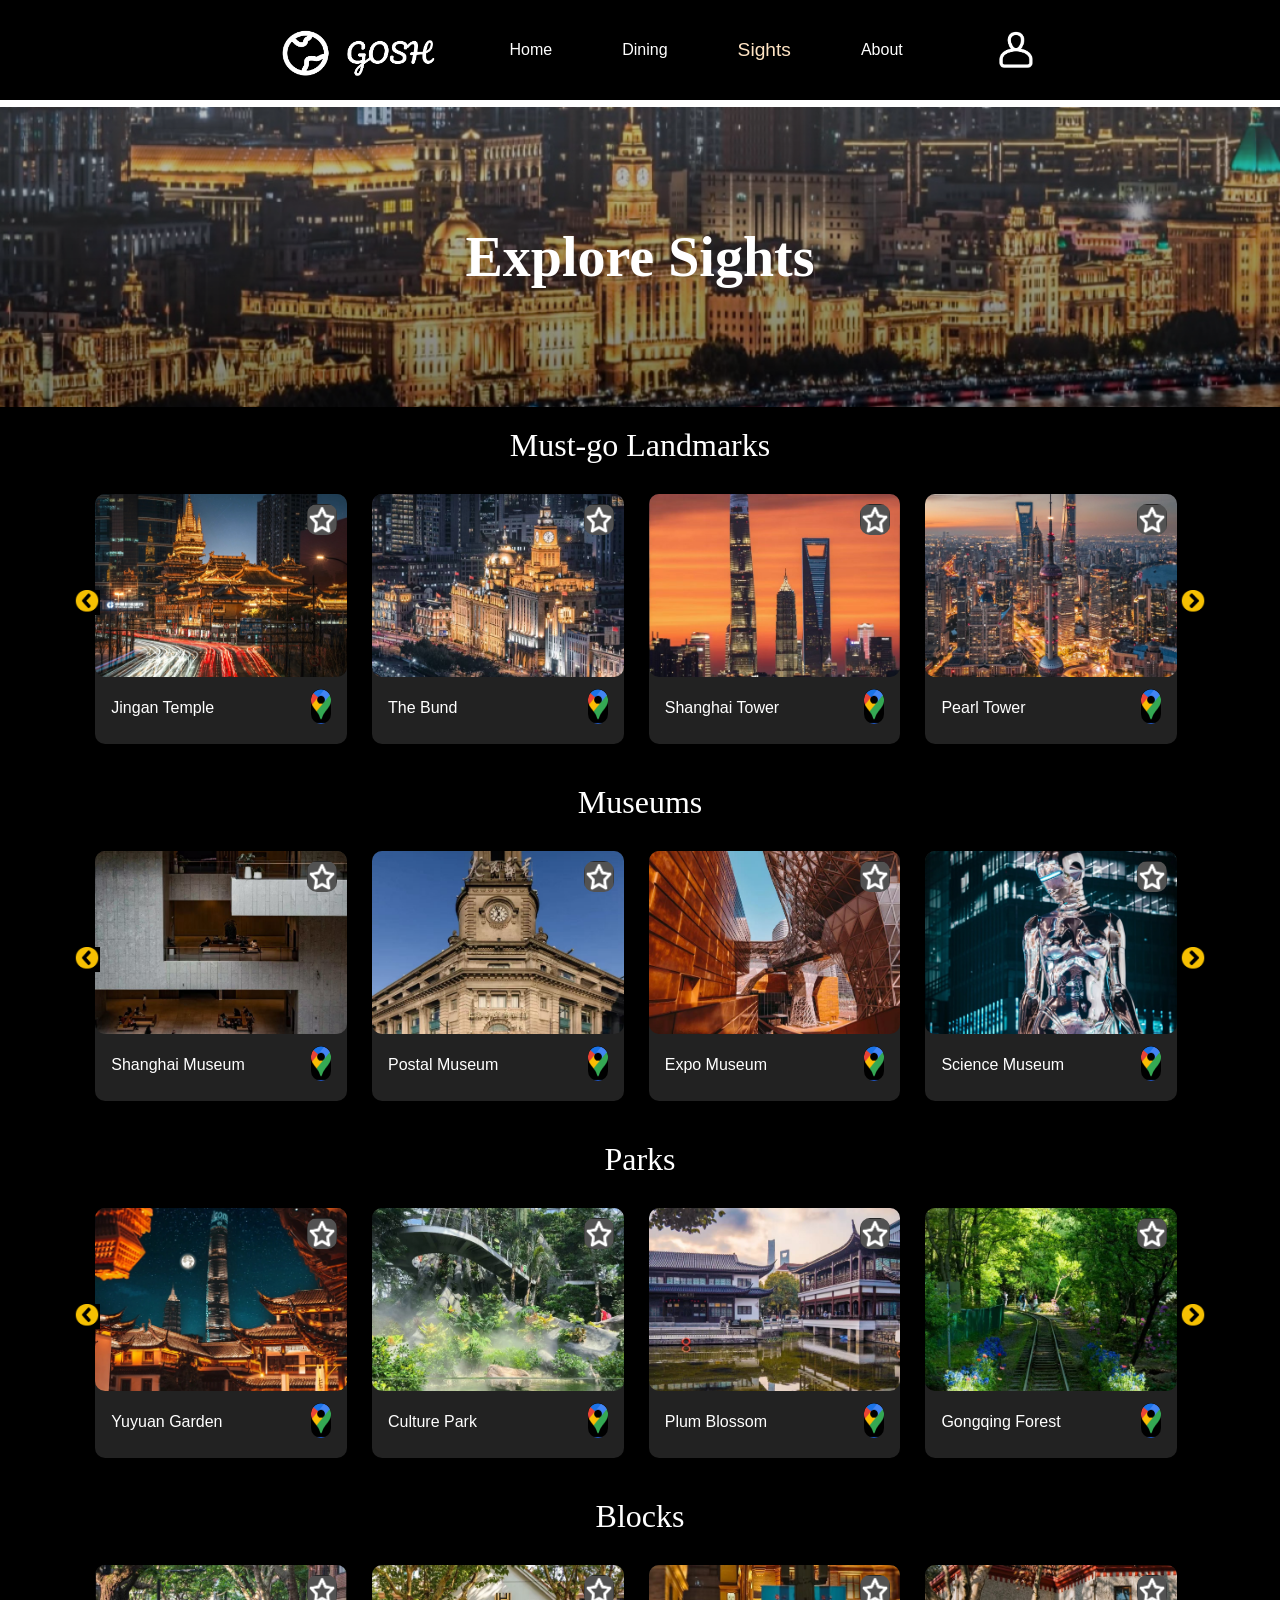
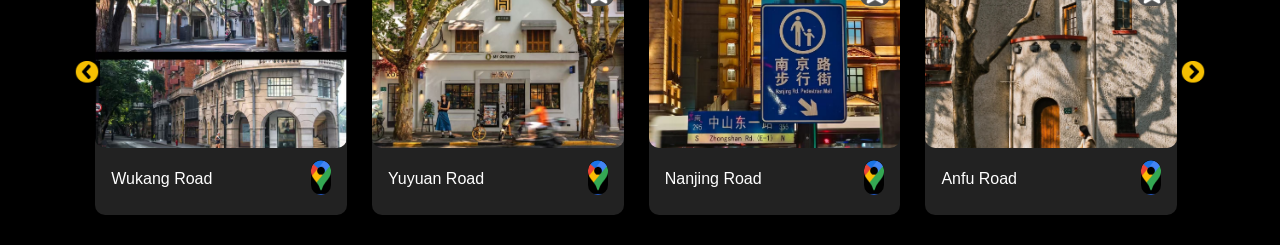
<file: frontend/sights.html>
<!DOCTYPE html>
<html lang="en">
  <head>
    <meta charset="UTF-8" />
    <meta name="viewport" content="width=device-width, initial-scale=1.0" />
    <title>sights</title>
    <link rel="stylesheet" href="css/sights.css" />
    <link
      href="https://fonts.googleapis.com/css2?family=Lustria&display=swap"
      rel="stylesheet"
    />
  </head>
  <body>
    <header class="header">
      <!-- logo -->
      <a href="homepage.html">
        <div class="logo">
          <img src="images/logo.png" alt="logo" />
        </div>
      </a>
      <!-- navigation -->
      <nav class="nav">
        <ul>
          <li>
            <a href="homepage.html"><h5>Home</h5></a>
          </li>
          <li>
            <a href="dining.html"><h5>Dining</h5></a>
          </li>
          <li>
            <a href="sights.html"><h6>Sights</h6></a>
          </li>
          <li>
            <a href="About_us.html"><h5>About</h5></a>
          </li>
        </ul>
      </nav>
      <!-- user -->
      <div class="user">
        <a href="Me.html">
          <img src="images/user_icon.png" alt="user_icon" />
        </a>
      </div>
    </header>

    <!-- line -->
    <div class="rec"></div>

    <main>
      <!-- title -->
      <section class="title">
        <h1>Explore Sights</h1>
      </section>

      <!-- Must-go Landmarks -->
      <section class="category">
        <div class="name">
          <h2>Must-go Landmarks</h2>
        </div>
        <section class="content">
          <button class="left_arrow" onclick="MoveLandmarks(-1)">
            <img src="images/sights/left_arrow.png" alt="left arrow" />
          </button>

          <div class="box">
            <div class="grid" id="Landmarks">
              <!-- card_1 -->
              <div class="card">
                <img
                  src="images/sights/jingan_temple.jpg"
                  alt="jingan_temple.jpg"
                />

                <div class="intro">
                  <p>
                    Historic Buddhist temple complex comprising 3 main halls & a
                    massive sitting jade Buddha.
                  </p>
                </div>
                <button class="star" onclick="toggleStar(this)">
                  <img src="images/star.png" alt="star icon" />
                </button>

                <a
                  href="https://www.google.com/maps/place/Jing'an+Temple/@31.2235188,121.4427091,17z/data=!3m1!4b1!4m6!3m5!1s0x35b26ffe1e4a5d55:0x7a5bc6971d870842!8m2!3d31.2235188!4d121.445284!16zL20vMDRrcGNo?hl=en&entry=ttu&g_ep=EgoyMDI1MDUxMS4wIKXMDSoJLDEwMjExNDU1SAFQAw%3D%3D"
                  target="_blank"
                >
                  <div class="info">
                    <h3>Jingan Temple</h3>

                    <div class="google">
                      <img src="images/google.png" alt="google_icon" />
                    </div>
                  </div>
                </a>
              </div>

              <!-- card_2 -->
              <div class="card">
                <img src="images/sights/the_bund.jpg" alt="the_bund.jpg" />

                <div class="intro">
                  <p>
                    Historic, 1,500-meter-long waterside promenade showcasing
                    distinctive modern & colonial buildings.
                  </p>
                </div>
                <button class="star" onclick="toggleStar(this)">
                  <img src="images/star.png" alt="star icon" />
                </button>

                <a
                  href="https://www.google.com/maps/place/The+Bund/@31.2402611,121.4880021,17z/data=!3m1!4b1!4m6!3m5!1s0x35b270578b874861:0x4d56fbed10d1af64!8m2!3d31.2402611!4d121.490577!16zL20vMDJiYnpx?hl=en&entry=ttu&g_ep=EgoyMDI1MDUxMy4xIKXMDSoJLDEwMjExNDU1SAFQAw%3D%3D"
                  target="_blank"
                >
                  <div class="info">
                    <h3>The Bund</h3>

                    <div class="google">
                      <img src="images/google.png" alt="google_icon" />
                    </div>
                  </div>
                </a>
              </div>

              <!-- card_3 -->
              <div class="card">
                <img
                  src="images/sights/Shanghai_Tower.jpg"
                  alt="Shanghai_Tower.jpg"
                />

                <div class="intro">
                  <p>
                    632-m. megatall skyscraper with 2 observation decks, plus
                    restaurants, bars, shops & a hotel.
                  </p>
                </div>
                <button class="star" onclick="toggleStar(this)">
                  <img src="images/star.png" alt="star icon" />
                </button>

                <a
                  href="https://www.google.com/maps/place/Shanghai+Tower/@31.2341326,121.5030163,17z/data=!4m6!3m5!1s0x35b2706a26763e71:0x352a1022bb7caa28!8m2!3d31.233518!4d121.505618!16s/m/03y4m5c?hl=en&entry=ttu&g_ep=EgoyMDI1MDUxMy4xIKXMDSoASAFQAw=="
                  target="_blank"
                >
                  <div class="info">
                    <h3>Shanghai Tower</h3>

                    <div class="google">
                      <img src="images/google.png" alt="google_icon" />
                    </div>
                  </div>
                </a>
              </div>

              <!-- card_4 -->
              <div class="card">
                <img
                  src="images/sights/Oriental_Pearl_Tower.jpg"
                  alt="Oriental_Pearl_Tower.jpg"
                />

                <div class="intro">
                  <p>
                    Futuristic TV tower (468-meters tall) offering city vistas,
                    a history museum & revolving restaurant.
                  </p>
                </div>
                <button class="star" onclick="toggleStar(this)">
                  <img src="images/star.png" alt="star icon" />
                </button>

                <a
                  href="https://www.google.com/maps/place/Oriental+Pearl+TV+Tower/@31.2396889,121.4997553,17z/data=!3m1!4b1!4m6!3m5!1s0x35b270fb25b0d4db:0x163e9f3be2e08565!8m2!3d31.2396889!4d121.4997553!16zL20vMDI1cWw1?hl=en&entry=ttu&g_ep=EgoyMDI1MDUxMy4xIKXMDSoASAFQAw%3D%3D"
                  target="_blank"
                >
                  <div class="info">
                    <h3>Pearl Tower</h3>

                    <div class="google">
                      <img src="images/google.png" alt="google_icon" />
                    </div>
                  </div>
                </a>
              </div>

              <!-- card_5 -->
              <div class="card">
                <img
                  src="images/sights/Fairmont_Peace_Hotel.jpg"
                  alt="Fairmont_Peace_Hotel.jpg"
                />

                <div class="intro">
                  <p>
                    Set among high-end shops along Nanjing Road, this plush art
                    deco hotel dating from 1929 lies near restaurants on The
                    Bund along Huangpu River.
                  </p>
                </div>
                <button class="star" onclick="toggleStar(this)">
                  <img src="images/star.png" alt="star icon" />
                </button>

                <a
                  href="https://www.google.com/maps/place/Fairmont+Peace+Hotel/@31.2390388,121.4869624,17z/data=!3m1!4b1!4m9!3m8!1s0x35ad8b992a1dbdd3:0xa1cc582020699928!5m2!4m1!1i2!8m2!3d31.2390388!4d121.4895427!16zL20vMDYwbHA2?hl=en&entry=ttu&g_ep=EgoyMDI1MDUxMy4xIKXMDSoASAFQAw=="
                  target="_blank"
                >
                  <div class="info">
                    <h3>Peace Hotel</h3>

                    <div class="google">
                      <img src="images/google.png" alt="google_icon" />
                    </div>
                  </div>
                </a>
              </div>

              <!-- card_6 -->
              <div class="card">
                <img
                  src="images/sights/Jin_Mao_Tower.jpg"
                  alt="Jin_Mao_Tower.jpg"
                />

                <div class="intro">
                  <p>
                    88-story, spired skyscraper offering restaurants, offices, a
                    Grand Hyatt hotel & observation deck.
                  </p>
                </div>
                <button class="star" onclick="toggleStar(this)">
                  <img src="images/star.png" alt="star icon" />
                </button>

                <a
                  href="https://www.google.com/maps/place/Jin+Mao+Tower/@31.2352515,121.5031688,17z/data=!4m15!1m8!3m7!1s0x35b270e5a0e698f3:0x3f2e83dc82e40153!2sJin+Mao+Tower!8m2!3d31.2352515!4d121.5057491!10e1!16zL20vMDI1cWp0!3m5!1s0x35b270e5a0e698f3:0x3f2e83dc82e40153!8m2!3d31.2352515!4d121.5057491!16zL20vMDI1cWp0?hl=en&entry=ttu&g_ep=EgoyMDI1MDUxMy4xIKXMDSoASAFQAw%3D%3D"
                  target="_blank"
                >
                  <div class="info">
                    <h3>Jin Mao Tower</h3>

                    <div class="google">
                      <img src="images/google.png" alt="google_icon" />
                    </div>
                  </div>
                </a>
              </div>
              <!-- card_7 -->
              <div class="card">
                <img
                  src="images/sights/Shanghai_World_Financial_Center.jpg"
                  alt="Shanghai_World_Financial_Center.jpg"
                />

                <div class="intro">
                  <p>
                    China's tallest skyscraper (632 meters) with a spiraling
                    design symbolizing "dragon ascending." The 118th-floor
                    observation deck offers 360° views of the Huangpu River.
                  </p>
                </div>
                <button class="star" onclick="toggleStar(this)">
                  <img src="images/star.png" alt="star icon" />
                </button>

                <a
                  href="https://www.google.com/maps/place/Shanghai+World+Financial+Center+Observatory/@31.234114,121.5046237,17z/data=!4m7!3m6!1s0x35b2711326bd40b3:0xaf0a38c172809b6b!4b1!8m2!3d31.234114!4d121.507204!16s/g/11nx3pztxz?hl=en&entry=ttu&g_ep=EgoyMDI1MDUxMy4xIKXMDSoASAFQAw=="
                  target="_blank"
                >
                  <div class="info">
                    <h3>Financial Center</h3>

                    <div class="google">
                      <img src="images/google.png" alt="google_icon" />
                    </div>
                  </div>
                </a>
              </div>
            </div>
          </div>
          <button class="right_arrow" onclick="MoveLandmarks(1)">
            <img src="images/sights/right_arrow.png" alt="right arrow" />
          </button>
        </section>
      </section>

      <!-- Museums -->
      <section class="category" id="museum_section">
        <div class="name">
          <h2>Museums</h2>
        </div>
        <section class="content">
          <button class="left_arrow" onclick="MoveMuseums(-1)">
            <img src="images/sights/left_arrow.png" alt="left arrow" />
          </button>

          <div class="box">
            <div class="grid" id="Museums">
              <!-- card_1 -->
              <div class="card">
                <img
                  src="images/sights/Shanghai_Museum.jpg"
                  alt="Shanghai_Museum.jpg"
                />

                <div class="intro">
                  <p>
                    Huge, free museum with extensive displays including bronze &
                    jade artifacts, sculptures & paintings.
                  </p>
                </div>
                <button class="star" onclick="toggleStar(this)">
                  <img src="images/star.png" alt="star icon" />
                </button>

                <a
                  href="https://www.google.com/maps/place/Shanghai+Museum/@31.2283307,121.4729475,17z/data=!3m1!4b1!4m6!3m5!1s0x35b270696d12653d:0x4d4c4e7bc3c8db6c!8m2!3d31.2283307!4d121.4755278!16zL20vMDI1cW5y?hl=en&entry=ttu&g_ep=EgoyMDI1MDUxMy4xIKXMDSoASAFQAw%3D%3D"
                  target="_blank"
                >
                  <div class="info">
                    <h3>Shanghai Museum</h3>

                    <div class="google">
                      <img src="images/google.png" alt="google_icon" />
                    </div>
                  </div>
                </a>
              </div>

              <!-- card_2 -->
              <div class="card">
                <img
                  src="images/sights/Shanghai_Postal_Museum.jpg"
                  alt="Postal_Museum.jpg"
                />

                <div class="intro">
                  <p>
                    Free museum that showcases China’s postal evolution through
                    rare stamps like the 1878 Large Dragon and Penny Black.
                  </p>
                </div>
                <button class="star" onclick="toggleStar(this)">
                  <img src="images/star.png" alt="star icon" />
                </button>

                <a
                  href="https://www.google.com/maps/place/Shanghai+Postal+Museum/@31.244921,121.4828757,17z/data=!3m1!4b1!4m6!3m5!1s0x35b27053f85208fd:0x72a6c24524adee08!8m2!3d31.244921!4d121.485456!16s%2Fg%2F122wzhfn?hl=en&entry=ttu&g_ep=EgoyMDI1MDUxMy4xIKXMDSoASAFQAw%3D%3D"
                  target="_blank"
                >
                  <div class="info">
                    <h3>Postal Museum</h3>

                    <div class="google">
                      <img src="images/google.png" alt="google_icon" />
                    </div>
                  </div>
                </a>
              </div>

              <!-- card_3 -->
              <div class="card">
                <img
                  src="images/sights/World_Expo_Museum.jpg"
                  alt="World Expo Museum.jpg"
                />

                <div class="intro">
                  <p>
                    Free museum dedicated to the history of expos since the
                    Great Exhibition in London in 1851.
                  </p>
                </div>
                <button class="star" onclick="toggleStar(this)">
                  <img src="images/star.png" alt="star icon" />
                </button>

                <a
                  href="https://www.google.com/maps/place/World+Expo+Museum,+%E6%96%B0%E9%BE%99%E5%8D%8E+Huang+Pu+Qu,+Shang+Hai+Shi,+China,+200023/@31.1947158,121.479278,17z/data=!3m1!4b1!4m6!3m5!1s0x35b27a8c2a51ac45:0x3c4df83dc0a4562e!8m2!3d31.1947158!4d121.4818583!16s%2Fm%2F05f55k4?hl=en&entry=ttu&g_ep=EgoyMDI1MDUxMy4xIKXMDSoASAFQAw%3D%3D"
                  target="_blank"
                >
                  <div class="info">
                    <h3>Expo Museum</h3>

                    <div class="google">
                      <img src="images/google.png" alt="google_icon" />
                    </div>
                  </div>
                </a>
              </div>

              <!-- card_4 -->
              <div class="card">
                <img
                  src="images/sights/Shanghai_Science_and_Technology_Museum.jpg"
                  alt="Shanghai_Science_and_Technology_Museum.jpg"
                />

                <div class="intro">
                  <p>
                    Modern museum focusing on technology, with educational
                    programs, multimedia exhibits & theaters.
                  </p>
                </div>
                <button class="star" onclick="toggleStar(this)">
                  <img src="images/star.png" alt="star icon" />
                </button>

                <a
                  href="https://www.google.com/maps/place/Shanghai+Science+and+Technology+Museum/@31.21797,121.5384977,17z/data=!4m7!3m6!1s0x35b277332156bb01:0x6b85c568bae0a381!8m2!3d31.21797!4d121.541078!10e1!16zL20vMDdjX21m?hl=en&entry=ttu&g_ep=EgoyMDI1MDUxMy4xIKXMDSoASAFQAw%3D%3D"
                  target="_blank"
                >
                  <div class="info">
                    <h3>Science Museum</h3>

                    <div class="google">
                      <img src="images/google.png" alt="google_icon" />
                    </div>
                  </div>
                </a>
              </div>

              <!-- card_5 -->
              <div class="card">
                <img
                  src="images/sights/Shanghai_History_Museum.jpg"
                  alt="Shanghai_History_Museum.jpg"
                />

                <div class="intro">
                  <p>
                    Art, artifacts, documents & photos illustrating the history
                    of Shanghai, with rotating exhibits.
                  </p>
                </div>
                <button class="star" onclick="toggleStar(this)">
                  <img src="images/star.png" alt="star icon" />
                </button>

                <a
                  href="https://www.google.com/maps/place/Shanghai+History+Museum/@31.2398,121.4971197,17z/data=!3m1!4b1!4m6!3m5!1s0x35b270fb9ce0496d:0xfb586e7a684f8a4f!8m2!3d31.2398!4d121.4997!16s%2Fm%2F0cmcn6y?hl=en&entry=ttu&g_ep=EgoyMDI1MDUxMy4xIKXMDSoASAFQAw%3D%3D"
                  target="_blank"
                >
                  <div class="info">
                    <h3>History Museum</h3>

                    <div class="google">
                      <img src="images/google.png" alt="google_icon" />
                    </div>
                  </div>
                </a>
              </div>
            </div>
          </div>
          <button class="right_arrow" onclick="MoveMuseums(1)">
            <img src="images/sights/right_arrow.png" alt="right arrow" />
          </button>
        </section>
      </section>

      <!-- Parks -->
      <section class="category">
        <div class="name">
          <h2>Parks</h2>
        </div>
        <section class="content">
          <button class="left_arrow" onclick="MoveParks(-1)">
            <img src="images/sights/left_arrow.png" alt="left arrow" />
          </button>

          <div class="box">
            <div class="grid" id="Parks">
              <!-- card_1 -->
              <div class="card">
                <img
                  src="images/sights/Yuyuan_Garden.jpg"
                  alt="Yuyuan_Garden.jpg"
                />

                <div class="intro">
                  <p>
                    5-acre garden built in 1577 that features Ming dynasty
                    pavilions, ponds, rockeries & arched bridges
                  </p>
                </div>
                <button class="star" onclick="toggleStar(this)">
                  <img src="images/star.png" alt="star icon" />
                </button>

                <a
                  href="https://www.google.com/maps/place/Yu+Garden/@31.2253491,121.4774388,15z/data=!4m10!1m2!2m1!1sYuyuan+Garden!3m6!1s0x35ad874131d9d389:0x84a0e976b888d7db!8m2!3d31.2272355!4d121.492094!15sCg1ZdXl1YW4gR2FyZGVuWg8iDXl1eXVhbiBnYXJkZW6SARBib3RhbmljYWxfZ2FyZGVuqgE1EAEyHhABIho-rACWPffXbBmGo7tGxqdvpfxUI2a5T35bkjIREAIiDXl1eXVhbiBnYXJkZW7gAQA!16zL20vMDh4Mzhr?hl=en&entry=ttu&g_ep=EgoyMDI1MDUxMy4xIKXMDSoASAFQAw%3D%3D"
                  target="_blank"
                >
                  <div class="info">
                    <h3>Yuyuan Garden</h3>

                    <div class="google">
                      <img src="images/google.png" alt="google_icon" />
                    </div>
                  </div>
                </a>
              </div>

              <!-- card_2 -->
              <div class="card">
                <img
                  src="images/sights/World_Expo_Culture_Park.jpg"
                  alt="World_Expo_Culture_Park.jpg"
                />

                <div class="intro">
                  <p>
                    Vibrant space showcasing art and culture, featuring
                    pavilions from the 2010 World Expo. It offers beautiful
                    landscapes, exhibitions, and recreational areas for
                    visitors.
                  </p>
                </div>
                <button class="star" onclick="toggleStar(this)">
                  <img src="images/star.png" alt="star icon" />
                </button>

                <a
                  href="https://www.google.com/maps/place/World+Expo+Cultural+Park/@31.18172,121.4772697,17z/data=!4m15!1m8!3m7!1s0x35b27aee2a8f6289:0x4be2cd3528dd5c9e!2sWorld+Expo+Cultural+Park!8m2!3d31.18172!4d121.47985!10e1!16s%2Fg%2F11ptwyy49f!3m5!1s0x35b27aee2a8f6289:0x4be2cd3528dd5c9e!8m2!3d31.18172!4d121.47985!16s%2Fg%2F11ptwyy49f?hl=en&entry=ttu&g_ep=EgoyMDI1MDUxMy4xIKXMDSoASAFQAw%3D%3D"
                  target="_blank"
                >
                  <div class="info">
                    <h3>Culture Park</h3>

                    <div class="google">
                      <img src="images/google.png" alt="google_icon" />
                    </div>
                  </div>
                </a>
              </div>

              <!-- card_3 -->
              <div class="card" id="Plum_Blossom">
                <img
                  src="images/sights/Plum_Blossom_Garden.jpg"
                  alt="Plum_Blossom_Garden.jpg"
                />

                <div class="intro">
                  <p>
                    Beautiful garden known for its stunning plum blossoms. It
                    features serene landscapes, walking paths, and cultural
                    activities.
                  </p>
                </div>
                <button class="star" onclick="toggleStar(this)">
                  <img src="images/star.png" alt="star icon" />
                </button>

                <a
                  href="https://www.google.com/maps/place/Plum+Blossom+Garden/@30.8879,121.1156697,17z/data=!4m15!1m8!3m7!1s0x35b2e8d140f727c1:0xa0b768ecd91bcbb!2sPlum+Blossom+Garden!8m2!3d30.8879!4d121.11825!10e1!16s%2Fm%2F0k9rxcn!3m5!1s0x35b2e8d140f727c1:0xa0b768ecd91bcbb!8m2!3d30.8879!4d121.11825!16s%2Fm%2F0k9rxcn?hl=en&entry=ttu&g_ep=EgoyMDI1MDUxMy4xIKXMDSoASAFQAw%3D%3D"
                  target="_blank"
                >
                  <div class="info">
                    <h3>Plum Blossom</h3>

                    <div class="google">
                      <img src="images/google.png" alt="google_icon" />
                    </div>
                  </div>
                </a>
              </div>

              <!-- card_4 -->
              <div class="card">
                <img
                  src="images/sights/Gongqing_Forest_Park.jpg"
                  alt="Gongqing_Forest_Park.jpg"
                />

                <div class="intro">
                  <p>
                    Sprawling urban park with picnic & BBQ facilities, plus a
                    kids' playground & boat rentals
                  </p>
                </div>
                <button class="star" onclick="toggleStar(this)">
                  <img src="images/star.png" alt="star icon" />
                </button>

                <a
                  href="https://www.google.com/maps/place/Gongqing+Forest+Park/@31.3175272,121.545872,16.77z/data=!4m7!3m6!1s0x35b2748f241170e1:0x48252435cfe27c63!8m2!3d31.317729!4d121.5486863!10e1!16s%2Fm%2F027tq9m?hl=en&entry=ttu&g_ep=EgoyMDI1MDUxMy4xIKXMDSoASAFQAw%3D%3D"
                  target="_blank"
                >
                  <div class="info">
                    <h3>Gongqing Forest</h3>

                    <div class="google">
                      <img src="images/google.png" alt="google_icon" />
                    </div>
                  </div>
                </a>
              </div>

              <!-- card_5 -->
              <div class="card">
                <img
                  src="images/sights/Guyi_Garden.jpg"
                  alt="Guyi_Garden.jpg"
                />

                <div class="intro">
                  <p>
                    Classically designed 16th-century garden with pavilions,
                    shrines, shops, taverns & restaurants.
                  </p>
                </div>
                <button class="star" onclick="toggleStar(this)">
                  <img src="images/star.png" alt="star icon" />
                </button>

                <a
                  href="https://www.google.com/maps/place/Guyi+Garden/@31.291482,121.3140597,17z/data=!4m7!3m6!1s0x35b268fc79f448d7:0x4c744da2492b2a1f!8m2!3d31.291482!4d121.31664!10e1!16s%2Fm%2F09rv0c3?hl=en&entry=ttu&g_ep=EgoyMDI1MDUxMy4xIKXMDSoASAFQAw%3D%3D"
                  target="_blank"
                >
                  <div class="info">
                    <h3>Guyi Garden</h3>

                    <div class="google">
                      <img src="images/google.png" alt="google_icon" />
                    </div>
                  </div>
                </a>
              </div>
            </div>
          </div>
          <button class="right_arrow" onclick="MoveParks(1)">
            <img src="images/sights/right_arrow.png" alt="right arrow" />
          </button>
        </section>
      </section>

      <!-- blocks -->
      <section class="category">
        <div class="name">
          <h2>Blocks</h2>
        </div>
        <section class="content">
          <button class="left_arrow" onclick="MoveBlocks(-1)">
            <img src="images/sights/left_arrow.png" alt="left arrow" />
          </button>

          <div class="box">
            <div class="grid" id="Blocks">
              <!-- card_1 -->
              <div class="card">
                <img
                  src="images/sights/Wukang_Road.jpg"
                  alt="Wukang_Road.jpg"
                />

                <div class="intro">
                  <p>
                    Historic street lined with charming European-style villas,
                    features quaint cafes, boutique shops, offering a
                    picturesque blend of culture and leisurely exploration.
                  </p>
                </div>
                <button class="star" onclick="toggleStar(this)">
                  <img src="images/star.png" alt="star icon" />
                </button>

                <a
                  href="https://www.google.com/maps/place/Wu+Kang+Lu,+Xu+Hui+Qu,+Shang+Hai+Shi,+China,+200031/@31.20844,121.4378197,17z/data=!3m1!4b1!4m6!3m5!1s0x35b2654e70ad8995:0xb047ec6e58ea666f!8m2!3d31.20844!4d121.4404!16s%2Fm%2F0y69cs3?hl=en&entry=ttu&g_ep=EgoyMDI1MDUxMy4xIKXMDSoASAFQAw%3D%3D"
                  target="_blank"
                >
                  <div class="info">
                    <h3>Wukang Road</h3>

                    <div class="google">
                      <img src="images/google.png" alt="google_icon" />
                    </div>
                  </div>
                </a>
              </div>

              <!-- card_2 -->
              <div class="card">
                <img src="images/sights/Yuyuan_Road.jpg" alt="Yuyuan Road" />

                <div class="intro">
                  <p>
                    Scenic boulevard adorned with elegant old villas and lush
                    greenery, providing a delightful atmosphere for leisurely
                    strolls and cultural experiences.
                  </p>
                </div>
                <button class="star" onclick="toggleStar(this)">
                  <img src="images/star.png" alt="star icon" />
                </button>

                <a
                  href="https://www.google.com/maps/place/Yu+Yuan+Lu,+Shang+Hai+Shi,+China/@31.22062,121.4325897,17z/data=!3m1!4b1!4m6!3m5!1s0x35b26557fdc888ff:0x7d7c205c52a226f2!8m2!3d31.22062!4d121.43517!16s%2Fg%2F155qb1n5?hl=en&entry=ttu&g_ep=EgoyMDI1MDUxMy4xIKXMDSoASAFQAw%3D%3D"
                  target="_blank"
                >
                  <div class="info">
                    <h3>Yuyuan Road</h3>

                    <div class="google">
                      <img src="images/google.png" alt="google_icon" />
                    </div>
                  </div>
                </a>
              </div>

              <!-- card_3 -->
              <div class="card">
                <img src="images/sights/Nanjing_Road.jpg" alt="Nanjing Road" />

                <div class="intro">
                  <p>
                    Bustling commercial street, featured vibrant shops, offering
                    a lively atmosphere for shopping and cultural exploration in
                    Shanghai's heart.
                  </p>
                </div>
                <button class="star" onclick="toggleStar(this)">
                  <img src="images/star.png" alt="star icon" />
                </button>

                <a
                  href="https://www.google.com/maps/place/Nan+Jing+Lu+Bu+Xing+Jie,+Huang+Pu+Qu,+Shang+Hai+Shi,+China/@31.23575,121.4771397,17z/data=!3m1!4b1!4m6!3m5!1s0x35b27044ac5f2ec5:0xe3baec7b0c4cb66a!8m2!3d31.23575!4d121.47972!16zL20vMDVzbDdq?hl=en&entry=ttu&g_ep=EgoyMDI1MDUxMy4xIKXMDSoASAFQAw%3D%3D"
                  target="_blank"
                >
                  <div class="info">
                    <h3>Nanjing Road</h3>

                    <div class="google">
                      <img src="images/google.png" alt="google_icon" />
                    </div>
                  </div>
                </a>
              </div>

              <!-- card_4 -->
              <div class="card">
                <img src="images/sights/Anfu_Road.jpg" alt="Anfu Road" />

                <div class="intro">
                  <p>
                    Charming lane lined with historic villas and art spaces,
                    creating an inviting atmosphere for leisurely walks and
                    cultural discovery in Shanghai.
                  </p>
                </div>
                <button class="star" onclick="toggleStar(this)">
                  <img src="images/star.png" alt="star icon" />
                </button>

                <a
                  href="https://www.google.com/maps/place/An+Fu+Lu,+Xu+Hui+Qu,+Shang+Hai+Shi,+China,+200031/@31.21415,121.4417797,17z/data=!3m1!4b1!4m6!3m5!1s0x35b265535e442ff1:0x1e46760d27220ea3!8m2!3d31.21415!4d121.44436!16s%2Fg%2F1tfr_1lv?hl=en&entry=ttu&g_ep=EgoyMDI1MDUxMy4xIKXMDSoASAFQAw%3D%3D"
                  target="_blank"
                >
                  <div class="info">
                    <h3>Anfu Road</h3>

                    <div class="google">
                      <img src="images/google.png" alt="google_icon" />
                    </div>
                  </div>
                </a>
              </div>

              <!-- card_5 -->
              <div class="card">
                <img src="images/sights/Fumin_Road.jpg" alt="Fumin_Road.jpg" />

                <div class="intro">
                  <p>
                    Quaint street graced with tree-lined walkways, features
                    local eateries, artisan shops, and vibrant street art.
                  </p>
                </div>
                <button class="star" onclick="toggleStar(this)">
                  <img src="images/star.png" alt="star icon" />
                </button>

                <a
                  href="https://www.google.com/maps/place/Fumin+Road/@31.217133,121.4496887,17z/data=!3m1!4b1!4m6!3m5!1s0x35b27aa9e3978a8f:0x5d196156871651cd!8m2!3d31.217133!4d121.452269!16s%2Fg%2F11cm1j_4w6?hl=en&entry=ttu&g_ep=EgoyMDI1MDUxMy4xIKXMDSoASAFQAw%3D%3D"
                  target="_blank"
                >
                  <div class="info">
                    <h3>Fumin Road</h3>

                    <div class="google">
                      <img src="images/google.png" alt="google_icon" />
                    </div>
                  </div>
                </a>
              </div>
            </div>
          </div>
          <button class="right_arrow" onclick="MoveBlocks(1)">
            <img src="images/sights/right_arrow.png" alt="right arrow" />
          </button>
        </section>
      </section>
    </main>

    <script src="js/api.js"></script>
    <script src="js/sights.js"></script>
  </body>
</html>
</file>
<file: frontend/css/login.css>
* {
  box-sizing: border-box;
  margin: 0;
  padding: 0;
}

body {
  background-color: #061110;
  display: flex;
  height: 100%;
  overflow: hidden;
}

.bg {
  width: 50%;
  background-color: #0d0d0d;
}

.bg img {
  width: 100%;
  height: 100vh;
}

.main {
  width: 50%;
  /* background-color: #0d0d0d; */
  color: white;
  padding: 0 85px;
  display: flex;
  flex-direction: column;
  justify-content: center;
}

.main h1 {
  font-family: "Lustria", serif;
  font-weight: normal;
  font-size: 3em;
  margin-bottom: 25px;
}
.main h2 {
  font-family: "Lustria", serif;
  font-weight: normal;
  font-size: 5.5em;
  margin-bottom: 30px;
}
.main h3 {
  font-family: "Poppins", sans-serif;
  font-weight: 500;
  font-size: 2em;
  margin-bottom: 20px;
}
.main h4 {
  font-family: "Poppins", sans-serif;
  font-weight: normal;
}
.main h5 {
  font-family: "Poppins", sans-serif;
  font-weight: normal;
}
.form {
  margin-bottom: 25px;
}
.form h5 {
  margin-bottom: 10px;
}
.form input {
  width: 100%;
  padding: 12px;
  border-radius: 5px;
  border: none;
  font-size: 1em;
}

.rememberme {
  margin: 20px 0;
  display: flex;
  align-items: center;
}
.rememberme input {
  margin-right: 5px;
}

.button {
  padding: 10px;
  width: 100%;
  background-color: rgb(143, 148, 147);
  color: #000000;
  border: none;
  border-radius: 45px;
  font-size: 1.5em;
  font-weight: 700;
  margin-bottom: 30px;
  cursor: pointer;
}

.links a {
  color: white;
  text-decoration: underline;
  font-size: 0.9em;
  text-align: center;
  display: block;
  height: 20px;
  margin-bottom: 20px;
}

@media only screen and (max-width: 1500px) {
  .main h1 {
    font-size: 2em;
    margin-bottom: 25px;
  }
  .main h2 {
    font-size: 3.5em;
    margin-bottom: 30px;
  }
  .main h3 {
    font-size: 1.5em;
  }
}

@media only screen and (max-width: 500px) {
  body {
    display: block;
    overflow: auto;
  }
  .main {
    width: 100%;
    padding: 10px 30px;
  }
  .main h1 {
    font-size: 2em;
    margin-bottom: 25px;
  }
  .main h2 {
    font-size: 3.5em;
    margin-bottom: 10px;
  }
  .main h3 {
    display: none;
  }
  .form {
    margin-bottom: 15px;
  }
  .form h5 {
    margin-bottom: 7px;
  }
  .form input {
    font-size: 0.7em;
  }
  .rememberme {
    margin: 10px 0;
  }
  .button {
    font-size: 1.5em;
    font-weight: 600;
    margin-bottom: 15px;
  }
  .links a {
    margin-bottom: 10px;
  }
  .bg {
    display: flex;
    justify-content: center;
    width: 100%;
  }
  .bg img {
    height: 100%;
    width: 70%;
  }
}
</file>
<file: frontend/css/about_us.css>
* {
  box-sizing: border-box;
  margin: 0;
  padding: 0;
}

body {
  font-family: Arial, sans-serif;
  background-color: #000000;
  color: #ffffff;
}

a {
  text-decoration: none;
  color: #ffffff;
}

h1 {
  font-size: 4.5em;
  font-family: "Inter", serif;
  margin-bottom: 20px;
}

h2 {
  font-size: 1.5em;
  font-family: "Poppins", sans-serif;
  font-weight: bold;
}

h5 {
  font-size: 1em;
  font-family: "Roboto", sans-serif;
  font-weight: normal;
}

h6 {
  font-size: 1.5em;
  font-family: "Roboto", sans-serif;
  font-weight: normal;
  color: bisque;
}

.header {
  display: flex;
  justify-content: center;
  gap: 50px;
  height: 70px;
  margin: 30px auto;
  margin-bottom: 10px;
  width: 80%;
}

.logo {
  display: flex;
  align-items: center;
  margin-left: 20px;
  width: 200px;
  height: 80px;
}

.logo img {
  height: 90%;
}

.nav {
  margin-left: 0 auto;
}
.nav ul {
  display: flex;
}
.nav ul li {
  list-style: none;
  margin: 0 30px;
}

.nav ul li a {
  display: block;
  margin-top: 10px;
  height: 50px;
  padding: 0 20px;
  line-height: 50px;
}

.nav ul li a:hover {
  border-bottom: 1px solid #ffffff;
  color: bisque;
}

.user {
  height: 50px;
  margin-top: 10px;
  margin-left: 50px;
}

.user a img {
  height: 80%;
  margin-top: 5px;
}

.rec {
  border-bottom: 7px solid #ffffff;
}

.mainsection {
  text-align: center;
  padding: 60px 50px;
}

p {
  text-align: center;
  margin: 25px;
  font-size: 1em;
  font-family: "Poppins", sans-serif;
  font-weight: normal;
}

.features {
  padding: 20px;
  display: flex;
  width: 90%;
  margin: 20px auto;
  justify-content: space-around;
  gap: 20px;
  /* background-color: #c02727; */
}

.feature {
  background-color: rgb(242, 242, 242);
  color: #000;
  padding: 20px;
  width: 30%;
  text-align: center;
}

.feature img {
  margin: 10px;
  width: 80px;
  margin-bottom: 10px;
}

.contact {
  margin-top: 40px;
  /* background-color: #b00a0a; */
}

.contact form {
  width: 85%;
  margin: 10px auto;
  padding: 20px;
  background-color: rgb(76, 76, 76);
  border-radius: 10px;
}

.text input {
  width: 95%;
  border: none;
  border-radius: 5px;
  font-size: 16px;
  font-weight: normal;
  font-family: "Poppins", sans-serif;
  padding: 20px;
  margin: 15px auto;
}

.text textarea {
  width: 95%;
  margin: 20px auto;
  height: 200px;
  border-radius: 5px;
  font-size: 16px;
  font-weight: normal;
  font-family: "Poppins", sans-serif;
  padding: 20px;
}

.contact button {
  background-color: rgb(17, 87, 121);
  color: #fff;
  border: none;
  padding: 10px;
  border-radius: 5px;
  cursor: pointer;
  font-size: 20px;
}

footer {
  background-color: #111;
  padding: 20px;
  text-align: center;
}
.skyline {
  width: 95%;
  margin: 0 auto;
  /* background-color: #ed0d0d; */
  margin-bottom: 5px;
}
.skyline img {
  width: 100%;
}

@media only screen and (max-width: 1500px) {
  h5 {
    font-size: 1em;
  }

  h6 {
    font-size: 1.2em;
  }

  h1 {
    font-size: 2.5em;
  }

  .header {
    gap: 10px;
    margin: 15px auto;
  }

  .nav ul li {
    margin: 0 15px;
  }

  p {
    margin: 15px;
  }

  .features {
    display: block;
    /* background-color: #c02727; */
  }

  .feature {
    margin: 25px auto;
    padding: 15px;
    width: 90%;
  }

  .contact form {
    width: 95%;
  }

  .text input {
    width: 95%;
  }
}

@media only screen and (max-width: 500px) {
  h5 {
    font-size: 0.5em;
  }

  h6 {
    font-size: 1em;
  }

  h1 {
    font-size: 2em;
  }

  h2 {
    font-size: 1em;
  }

  .header {
    height: 50px;
    margin: 10px auto;
    width: 95%;
    gap: 8px;
    /* background-color: #d57f7f; */
  }

  .logo {
    display: none;
  }

  .nav ul li {
    margin: 0 0;
  }

  .user {
    margin-left: 10px;
  }
  .user a img {
    height: 60%;
  }

  p {
    margin: 10px;
    font-size: 0.7em;
  }

  .feature {
    padding: 10px;
    width: 100%;
  }
}
</file>
<file: frontend/css/dining.css>
* {
  box-sizing: border-box;
  margin: 0;
  padding: 0;
}

body {
  margin: 0;
  height: 100%;
  overflow: hidden;
  font-family: Arial, sans-serif;
  background-color: #000000;
  color: #ffffff;
}

h3 {
  font-family: "Montserrat", sans-serif;
  font-weight: normal;
  font-size: 1.5em;
}

h4 {
  font-family: "Montserrat", sans-serif;
  font-weight: normal;
  font-size: 0.9em;
}

h5 {
  font-size: 1em;
  font-family: "Roboto", sans-serif;
  font-weight: normal;
}

h6 {
  font-size: 1.5em;
  font-family: "Roboto", sans-serif;
  font-weight: normal;
  color: bisque;
}

p {
  font-family: "Poppins", sans-serif;
}

a {
  text-decoration: none;
  color: #ffffff;
}

.header {
  display: flex;
  justify-content: center;
  gap: 50px;
  height: 70px;
  margin: 30px auto;
  margin-bottom: 10px;
  width: 80%;
  /* background-color: #d57f7f; */
}

.logo {
  display: flex;
  align-items: center;
  margin-left: 20px;
  width: 200px;
  height: 80px;
  /* background-color: #882e2e; */
}

.logo img {
  height: 90%;
}

.nav {
  margin-left: 0 auto;
  /* background-color: #360a0a; */
}
.nav ul {
  display: flex;
}
.nav ul li {
  list-style: none;
  margin: 0 30px;
}

.nav ul li a {
  display: block;
  margin-top: 10px;
  height: 50px;
  padding: 0 20px;
  line-height: 50px;
  /* background-color: #b32e2e; */
}

.nav ul li a:hover {
  border-bottom: 1px solid #ffffff;
  color: bisque;
}

.user {
  height: 50px;
  margin-top: 10px;
  margin-left: 50px;
  /* background-color: #882e2e; */
}

.user a img {
  height: 80%;
  margin-top: 5px;
}

.rec {
  border-bottom: 7px solid #ffffff;
}

.main_part {
  height: 87vh;
  /* background-color: #8d8383; */
}

.categories {
  display: flex;
  height: 20%;
  gap: 20px;
  padding: 10px;
  align-items: center;
  background-image: url("../images/dining/categories_bg.jpg");
  background-size: 100% 100%;
  background-size: cover;
  background-repeat: no-repeat;
}

.dropdown {
  margin-left: 60px;
}

.dropdown select {
  background-color: #000000;
  border: 1px solid;
  padding: 0.5rem 1rem;
  font-family: "IM FELL Double Pica SC", serif;
  font-size: 2.5rem;
  color: #ffffff;
  cursor: pointer;
}

.dropdown select:focus {
  background-color: rgba(0, 0, 0);
}

.dropdown select:hover {
  transform: scale(1.1);
}

.restaurants {
  /* background-color: #8f1d1d; */
  overflow: hidden;
  height: 68%;
  padding: 25px 35px;
  padding-bottom: 5px;
}

.category {
  display: grid;
  grid-template-columns: repeat(4, 23.5%);
  width: 100%;
  height: 100%;
  gap: 30px 30px;
  /* background-color: #d7a4a4; */
}

.card {
  position: relative;
  background-color: #222;
  border-radius: 10px;
  max-height: 220px;
  overflow: hidden;
}

.card img {
  background-color: #222;
  width: 100%;
  height: 70%;
  object-fit: cover;
}

.card button {
  background: none;
  border: none;
  cursor: pointer;
}

.highlight {
  animation: bigger 1s ease;
}

@keyframes bigger {
  0% {
    transform: scale(1);
  }
  50% {
    transform: scale(1.1);
  }
  100% {
    transform: scale(1);
  }
}

.intro {
  position: absolute;
  top: 0;
  left: 0;
  right: 0;
  bottom: 30%;
  background: rgba(0, 0, 0, 0.6);
  color: #ffffff;
  display: none;
  padding-top: 2.1rem;
  padding-left: 1rem;
  padding-right: 1rem;
}

.card:hover .intro {
  display: block;
}

.card h3:hover {
  transform: scale(1.1);
  color: rgb(255, 228, 196);
}

.star {
  position: absolute;
  top: 10px;
  right: 10px;
  z-index: 5;
  background: none;
  border: none;
  cursor: pointer;
}

.star img {
  width: 30px;
  height: auto;
}

.star img:hover {
  transform: scale(1.2);
}

.info {
  padding: 0.3vh 1.5vh;
  display: flex;
  justify-content: space-between;
  align-items: center;
}

.detail {
  display: flex;
  gap: 10px;
  align-items: center;
}
.price {
  text-align: center;
}

.google img {
  width: 20px;
  height: auto;
}

.NextPage {
  display: flex;
  height: 8%;
  gap: 25px;
  justify-content: center;
  align-content: center;
}
.NextPage button {
  background: none;
  border: none;
  cursor: pointer;
}

.arrow img {
  height: 65%;
}

@media only screen and (max-width: 1500px) {
  h5 {
    font-size: 1em;
  }

  h6 {
    font-size: 1.2em;
  }

  h3 {
    font-size: 1em;
  }
  h4 {
    font-size: 0.6em;
  }
  p {
    font-size: 0.4em;
  }

  .header {
    gap: 10px;
    margin: 15px auto;
  }

  .nav ul li {
    margin: 0 15px;
  }

  .dropdown select {
    font-size: 2.2rem;
  }

  .category {
    grid-template-columns: repeat(4, 23%);
    gap: 21px;
  }

  .NextPage {
    margin-top: 5px;
  }
}

@media only screen and (max-width: 500px) {
  h5 {
    font-size: 0.5em;
  }

  h6 {
    font-size: 1em;
  }

  h3 {
    font-size: 0.8em;
  }
  h4 {
    font-size: 0.5em;
  }

  .header {
    height: 50px;
    margin: 10px auto;
    width: 95%;
    gap: 8px;
    /* background-color: #d57f7f; */
  }

  .logo {
    display: none;
  }

  .nav ul li {
    margin: 0 0;
  }
  .user {
    margin-left: 10px;
  }

  .user a img {
    height: 60%;
  }
  .dropdown {
    margin-left: 15px;
  }

  .dropdown select {
    font-size: 1.8rem;
  }

  .restaurants {
    height: 65vh;
    padding: 15px 20px;
  }

  .category {
    grid-template-columns: repeat(2, 48%);
    gap: 15px 10px;
    justify-self: start;
    /* background-color: #d7a4a4; */
  }

  .card {
    max-height: 150px;
  }

  .card img {
    height: 60%;
  }

  .card:hover .intro {
    display: none;
  }

  .info {
    padding: 0.2rem 0.7rem;
  }

  .star img {
    width: 20px;
    height: auto;
  }

  .detail {
    gap: 5px;
  }

  .google img {
    width: 15px;
  }
}
</file>
<file: frontend/css/homepage.css>
* {
  box-sizing: border-box;
  margin: 0;
  padding: 0;
}

body {
  font-family: Arial, sans-serif;
  background-color: #000000;
  color: #ffffff;
  height: 100vh;
  overflow: hidden;
}

a {
  text-decoration: none;
  color: #ffffff;
}

h5 {
  font-size: 1em;
  font-family: "Roboto", sans-serif;
  font-weight: normal;
}

h6 {
  font-size: 1.5em;
  font-family: "Roboto", sans-serif;
  font-weight: normal;
  color: bisque;
}

h1 {
  font-size: 3em;
  font-family: "Lustria", serif;
}

.header {
  display: flex;
  justify-content: center;
  gap: 50px;
  height: 70px;
  margin: 30px auto;
  margin-bottom: 10px;
  width: 80%;
  /* background-color: #d57f7f; */
}

.logo {
  display: flex;
  align-items: center;
  margin-left: 20px;
  width: 200px;
  height: 80px;
  /* background-color: #882e2e; */
}

.logo img {
  height: 90%;
}

.nav {
  margin-left: 0 auto;
  /* background-color: #360a0a; */
}
.nav ul {
  display: flex;
}
.nav ul li {
  list-style: none;
  margin: 0 30px;
}

.nav ul li a {
  display: block;
  margin-top: 10px;
  height: 50px;
  padding: 0 20px;
  line-height: 50px;
  /* background-color: #b32e2e; */
}

.nav ul li a:hover {
  border-bottom: 1px solid #ffffff;
  color: bisque;
}

.user {
  height: 50px;
  margin-top: 10px;
  margin-left: 50px;
  /* background-color: #882e2e; */
}

.user a img {
  height: 80%;
  margin-top: 5px;
}

.rec {
  border-bottom: 7px solid #ffffff;
}

.mainsection {
  height: 88vh;
  background-image: url(../images/bg.jpg);
  background-size: 100% 100%;
  text-align: center;
  padding: 60px 0;
  /* background-color: #801212; */
}

.cards {
  display: flex;
  height: 60vh;
  gap: 80px;
  justify-content: center;
  padding: 45px;
  /* background-color: #f06262; */
}

.card {
  background-color: rgba(0, 0, 0, 0.6);
  height: 45vh;
  border-radius: 25px;
  width: 20%;
  overflow: hidden;
  text-align: center;
  border: 2px solid #ffffff;
  /* background-color: #d11616; */
}

.card:hover {
  transform: scale(1.1);
}

.card a img {
  width: 100%;
  height: 85%;
  object-fit: cover;
}

.text {
  /* background-color: #fff; */
  height: 15%;
  display: flex;
  align-items: center;
  justify-content: center;
}

.card a:hover {
  color: bisque;
}

@media only screen and (max-width: 1500px) {
  h5 {
    font-size: 1em;
  }

  h6 {
    font-size: 1.2em;
  }

  h1 {
    font-size: 2.5em;
  }

  .header {
    gap: 10px;
    margin: 15px auto;
  }

  .nav ul li {
    margin: 0 15px;
  }

  .card {
    width: 200px;
  }
}

@media only screen and (max-width: 500px) {
  body {
    overflow: auto;
  }

  h5 {
    font-size: 0.5em;
  }

  h6 {
    font-size: 1em;
  }

  h1 {
    font-size: 1.5em;
  }

  .header {
    height: 50px;
    margin: 10px auto;
    width: 95%;
    gap: 8px;
    /* background-color: #d57f7f; */
  }

  .logo {
    display: none;
  }

  .nav ul li {
    margin: 0 0;
  }
  .user {
    margin-left: 10px;
  }

  .user a img {
    height: 60%;
  }

  .mainsection {
    background-image: url(../images/bg_mobile.jpg);
    background-attachment: fixed;
    background-size: 100% 100%;
    background-position: 0 0;
    height: 120vh;
  }

  .cards {
    display: block;
    height: 70vh;
    padding: 10px;
    /* background-color: #8a4a4a; */
  }

  .card {
    width: 230px;
    height: 20vh;
    margin: 25px auto;
  }

  .card a img {
    width: 100%;
  }
}
</file>
<file: frontend/css/sights.css>
* {
  box-sizing: border-box;
  margin: 0;
  padding: 0;
}

body {
  margin: 0;
  font-family: Arial, sans-serif;
  background-color: #000000;
  color: #ffffff;
}

h1 {
  font-family: "Inknut Antiqua", serif;
  font-weight: bold;
  font-size: 3em;
}

h2 {
  font-family: "Fira Sans", serif;
  font-weight: lighter;
  font-size: 2em;
}

h3 {
  font-family: "Montserrat", sans-serif;
  font-weight: normal;
  font-size: 1.5em;
}

h5 {
  font-size: 1em;
  font-family: "Roboto", sans-serif;
  font-weight: normal;
}

h6 {
  font-size: 1.5em;
  font-family: "Roboto", sans-serif;
  font-weight: normal;
  color: bisque;
}

p {
  font-family: "Poppins", sans-serif;
}

a {
  text-decoration: none;
  color: #ffffff;
}

.header {
  display: flex;
  justify-content: center;
  gap: 50px;
  height: 70px;
  margin: 30px auto;
  margin-bottom: 10px;
  width: 80%;
  /* background-color: #d57f7f; */
}

.logo {
  display: flex;
  align-items: center;
  margin-left: 20px;
  width: 200px;
  height: 80px;
  /* background-color: #882e2e; */
}

.logo img {
  height: 90%;
}

.nav {
  margin-left: 0 auto;
  /* background-color: #360a0a; */
}
.nav ul {
  display: flex;
}
.nav ul li {
  list-style: none;
  margin: 0 30px;
}

.nav ul li a {
  display: block;
  margin-top: 10px;
  height: 50px;
  padding: 0 20px;
  line-height: 50px;
  /* background-color: #b32e2e; */
}

.nav ul li a:hover {
  border-bottom: 1px solid #ffffff;
  color: bisque;
}

.user {
  height: 50px;
  margin-top: 10px;
  margin-left: 50px;
  /* background-color: #882e2e; */
}

.user a img {
  height: 80%;
  margin-top: 5px;
}

.rec {
  border-bottom: 7px solid #ffffff;
}

.title {
  display: flex;
  height: 300px;
  align-items: center;
  justify-content: center;
  background-image: url("../images/sights/bg.png");
  background-size: 100% 100%;
}
.category {
  margin-top: 10px;
  text-align: center;
  margin-bottom: 30px;
  /* background-color: #db0e0e; */
}
.name {
  padding-top: 10px;
}

.content {
  display: flex;
  align-items: center;
  width: 95%;
  margin: 0 auto;
  justify-content: center;
  /* background-color: #34a814; */
  overflow: hidden;
  position: relative;
}

.box {
  width: 90%;
  /* background-color: #141168; */
  overflow: hidden;
}

.grid {
  display: flex;
  height: 280px;
  margin: 0 auto;
  padding-top: 30px;
  gap: 25px;
  /* background-color: #480d0d; */
}

.card {
  position: relative;
  flex: 0 0 calc(23.5%);
  background-color: #222;
  border-radius: 10px;
}

.highlight {
  animation: bigger 1s ease;
}

@keyframes bigger {
  0% {
    transform: scale(1);
  }
  50% {
    transform: scale(1.1);
  }
  100% {
    transform: scale(1);
  }
}

.card img {
  background-color: #222;
  width: 100%;
  height: 73%;
  object-fit: cover;
  border-radius: 10px;
}

.intro {
  position: absolute;
  top: 0;
  left: 0;
  right: 0;
  bottom: 27%;
  background: rgba(0, 0, 0, 0.6);
  color: #ffffff;
  display: none;
  padding-top: 2.7rem;
  padding-left: 1rem;
  padding-right: 1rem;
}

.star {
  position: absolute;
  top: 10px;
  right: 10px;
  z-index: 5;
  background: none;
  border: none;
  cursor: pointer;
}

.star img {
  width: 30px;
  height: auto;
}

.star img:hover {
  transform: scale(1.2);
}

.card:hover .intro {
  display: block;
}

.info {
  padding: 0.5rem 1.5rem;
  display: flex;
  justify-content: space-between;
  align-items: center;
}

.info h3:hover {
  transform: scale(1.1);
  color: rgb(255, 228, 196);
}

.google img {
  width: 20px;
  height: auto;
}

.content button {
  background: none;
  border: none;
  cursor: pointer;
  z-index: 1;
}

.left_arrow img {
  height: 25px;
  margin-right: -5px;
}

.right_arrow img {
  height: 25px;
  margin-left: -10px;
}

@media only screen and (max-width: 1300px) {
  h5 {
    font-size: 1em;
  }

  h6 {
    font-size: 1.2em;
  }

  h3 {
    font-size: 1em;
  }

  h1 {
    font-size: 3.5em;
  }
  p {
    font-size: 0.5em;
  }

  .header {
    gap: 10px;
    margin: 15px auto;
  }

  .nav ul li {
    margin: 0 15px;
  }

  .info {
    padding: 0.5rem 1rem;
  }
  .card {
    flex: 0 0 calc(23%);
  }
}

@media only screen and (max-width: 700px) {
  h5 {
    font-size: 0.5em;
  }

  h6 {
    font-size: 1em;
  }

  h3 {
    font-size: 0.8em;
  }
  h2 {
    font-size: 1.5em;
  }
  h1 {
    font-size: 2em;
  }

  .header {
    height: 50px;
    margin: 10px auto;
    width: 95%;
    gap: 8px;
    /* background-color: #d57f7f; */
  }

  .logo {
    display: none;
  }

  .nav ul li {
    margin: 0 0;
  }
  .user {
    margin-left: 10px;
  }

  .user a img {
    height: 60%;
  }

  .title {
    height: 210px;
  }

  .box {
    width: 95%;
    /* background-color: #141168; */
  }

  .grid {
    height: 200px;
    padding-top: 15px;
    /* background-color: #480d0d; */
  }

  .card {
    flex: 0 0 calc(28.8%);
  }

  .star img {
    width: 20px;
    height: auto;
  }

  .card:hover .intro {
    display: none;
  }

  .info {
    padding: 0 0.6rem;
  }

  .google img {
    width: 15px;
  }

  .left_arrow img {
    height: 20px;
  }

  .right_arrow img {
    height: 20px;
  }
}
</file>
